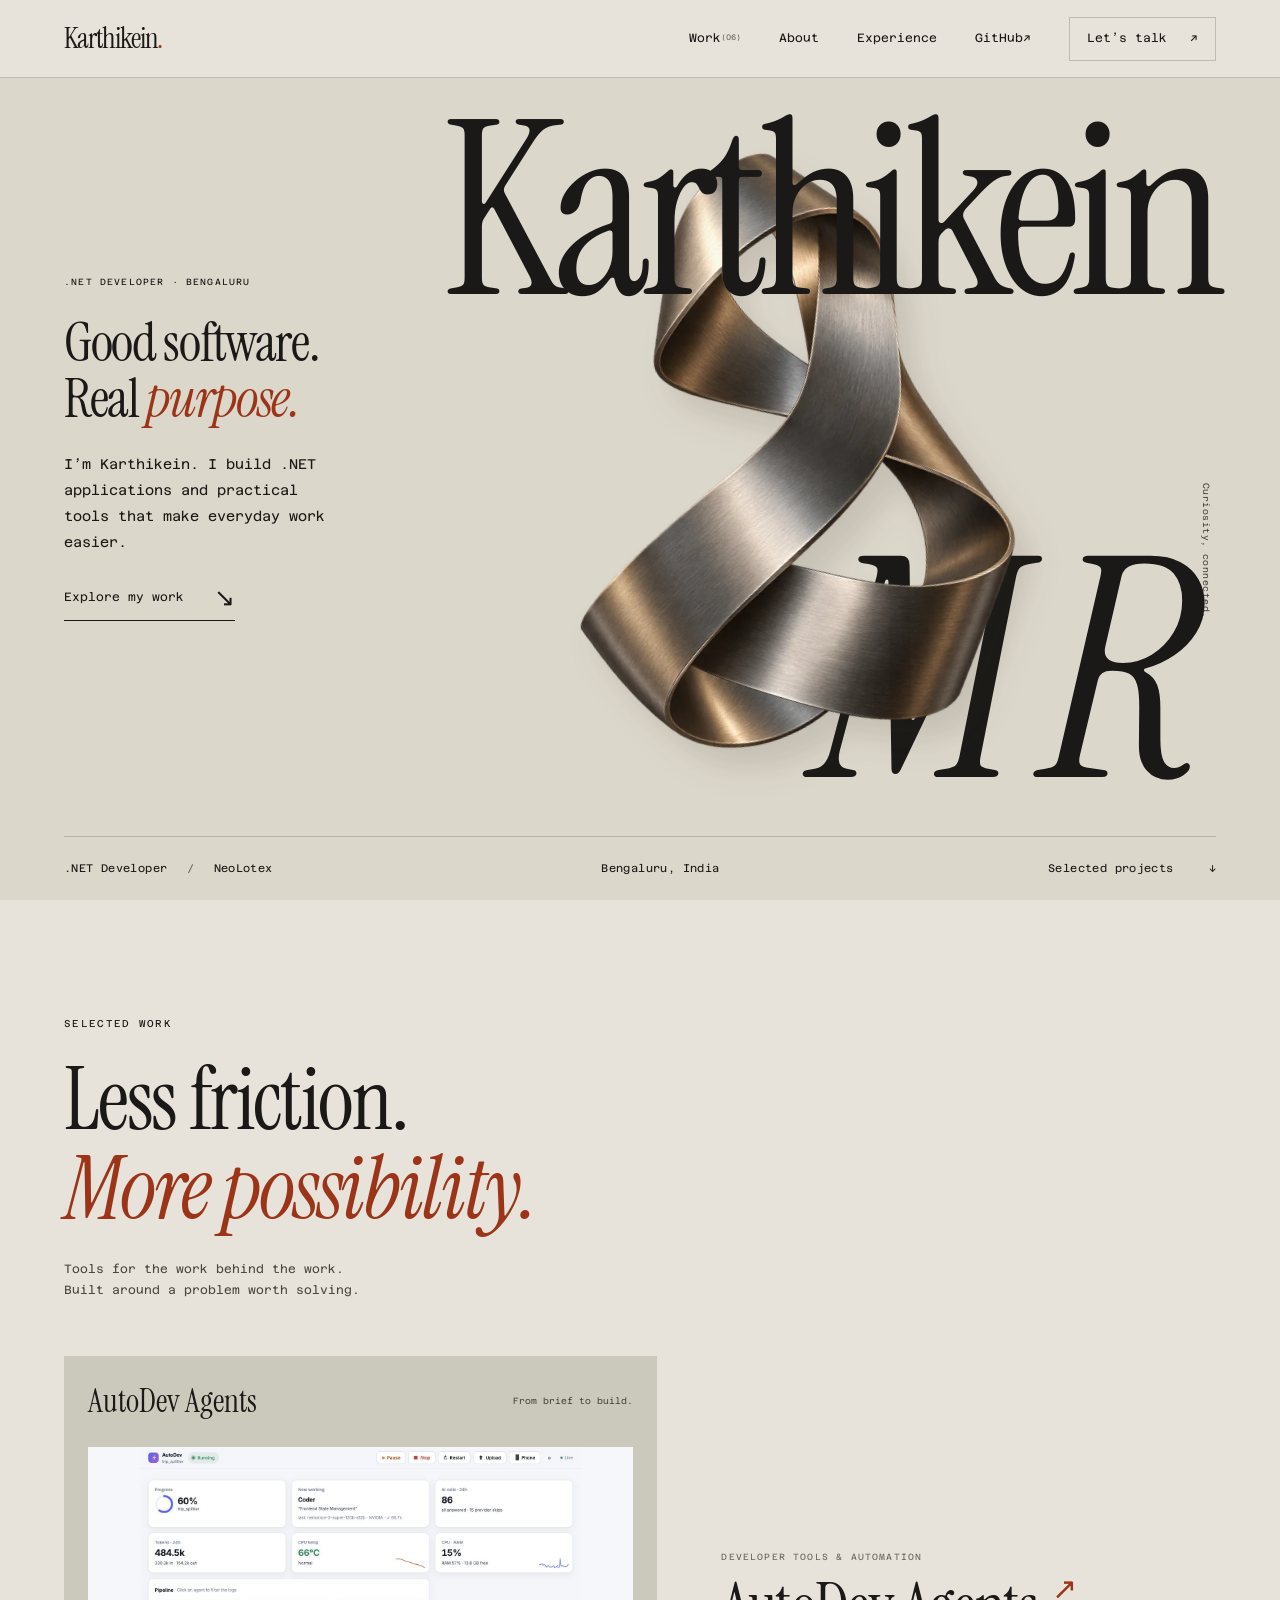
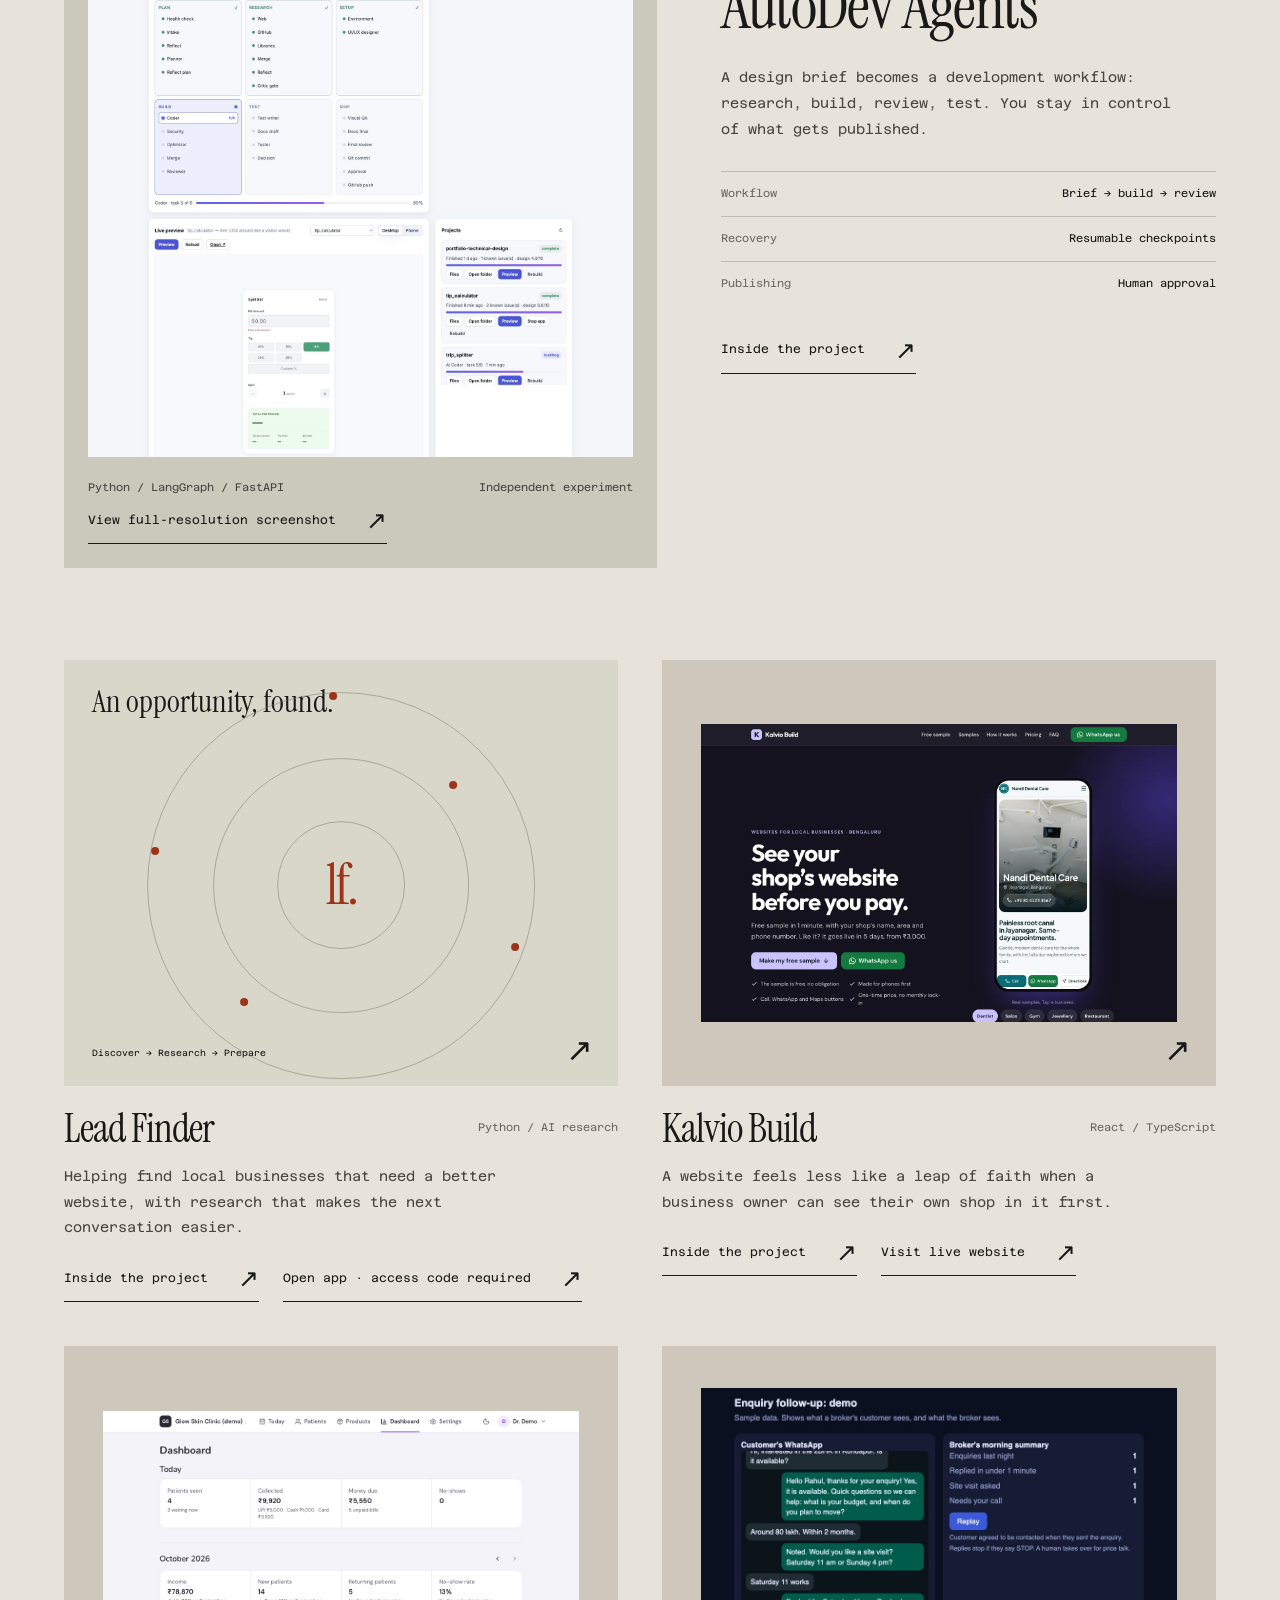
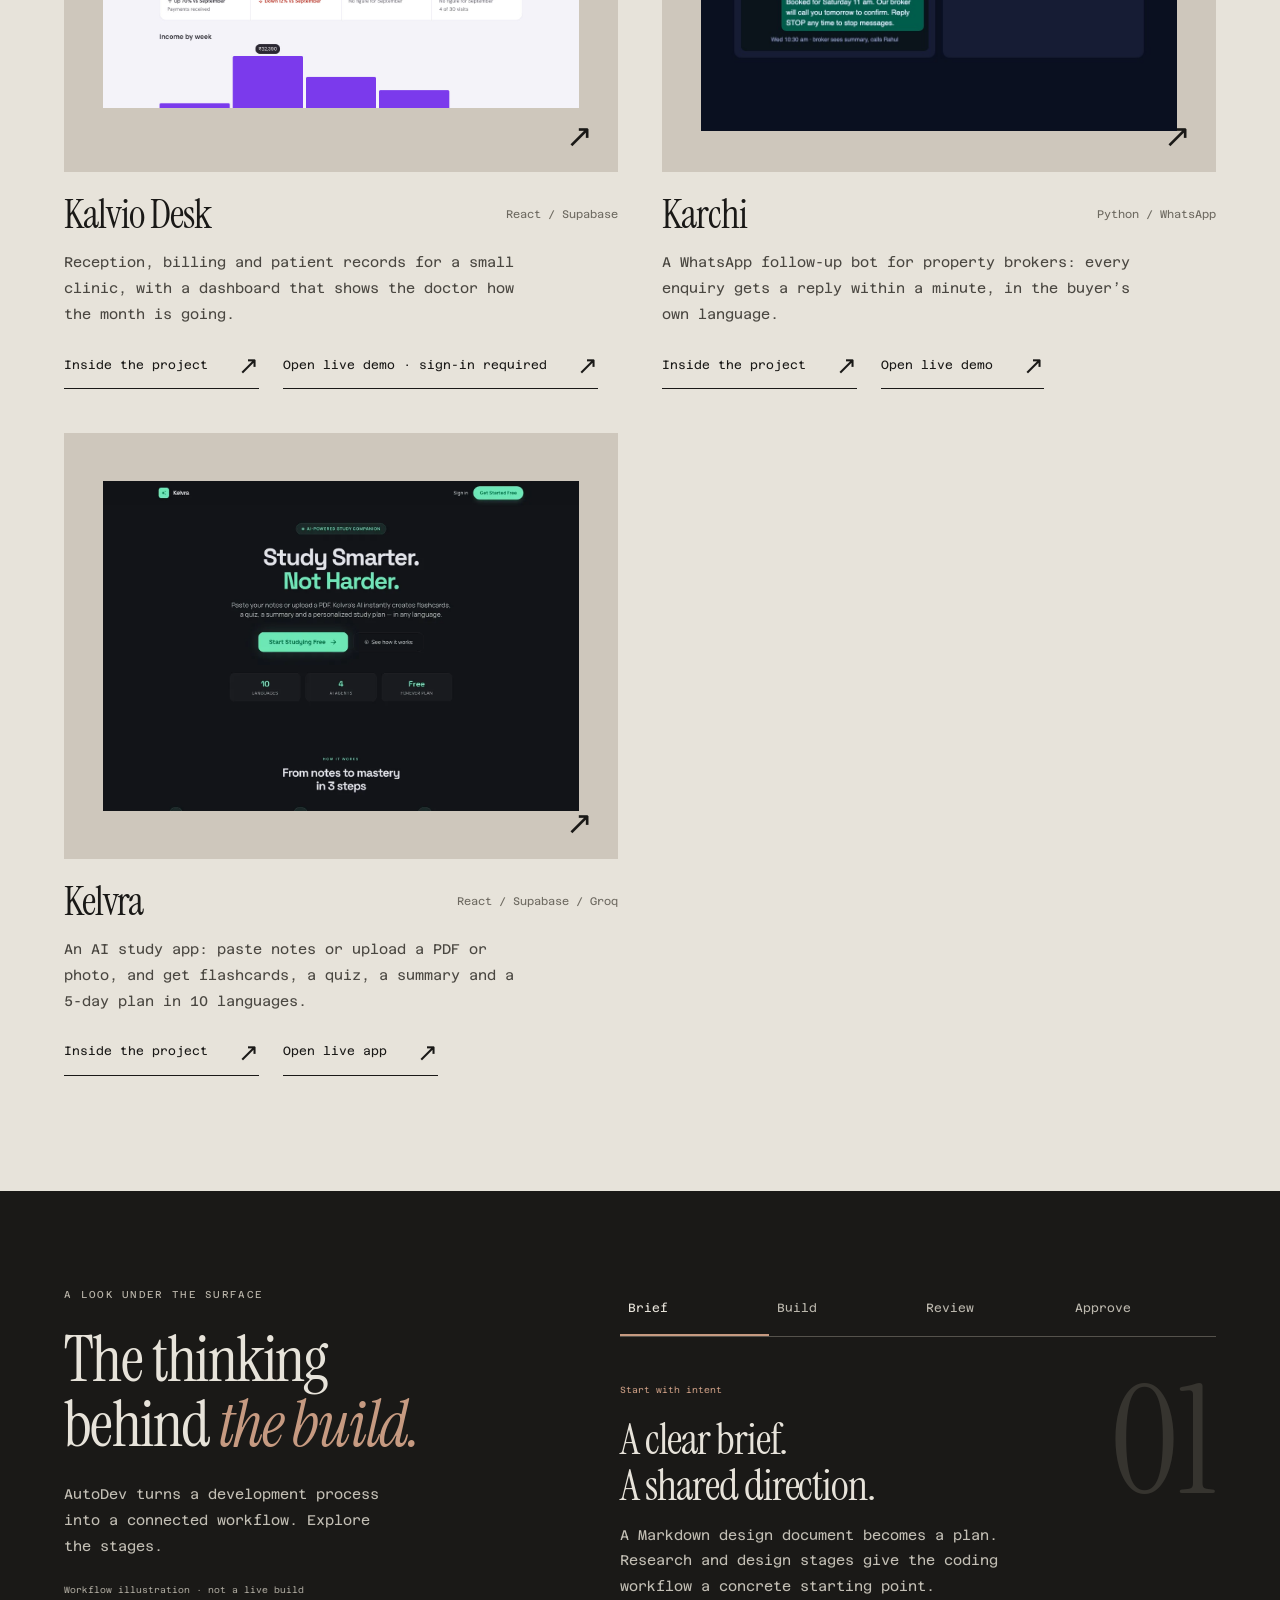
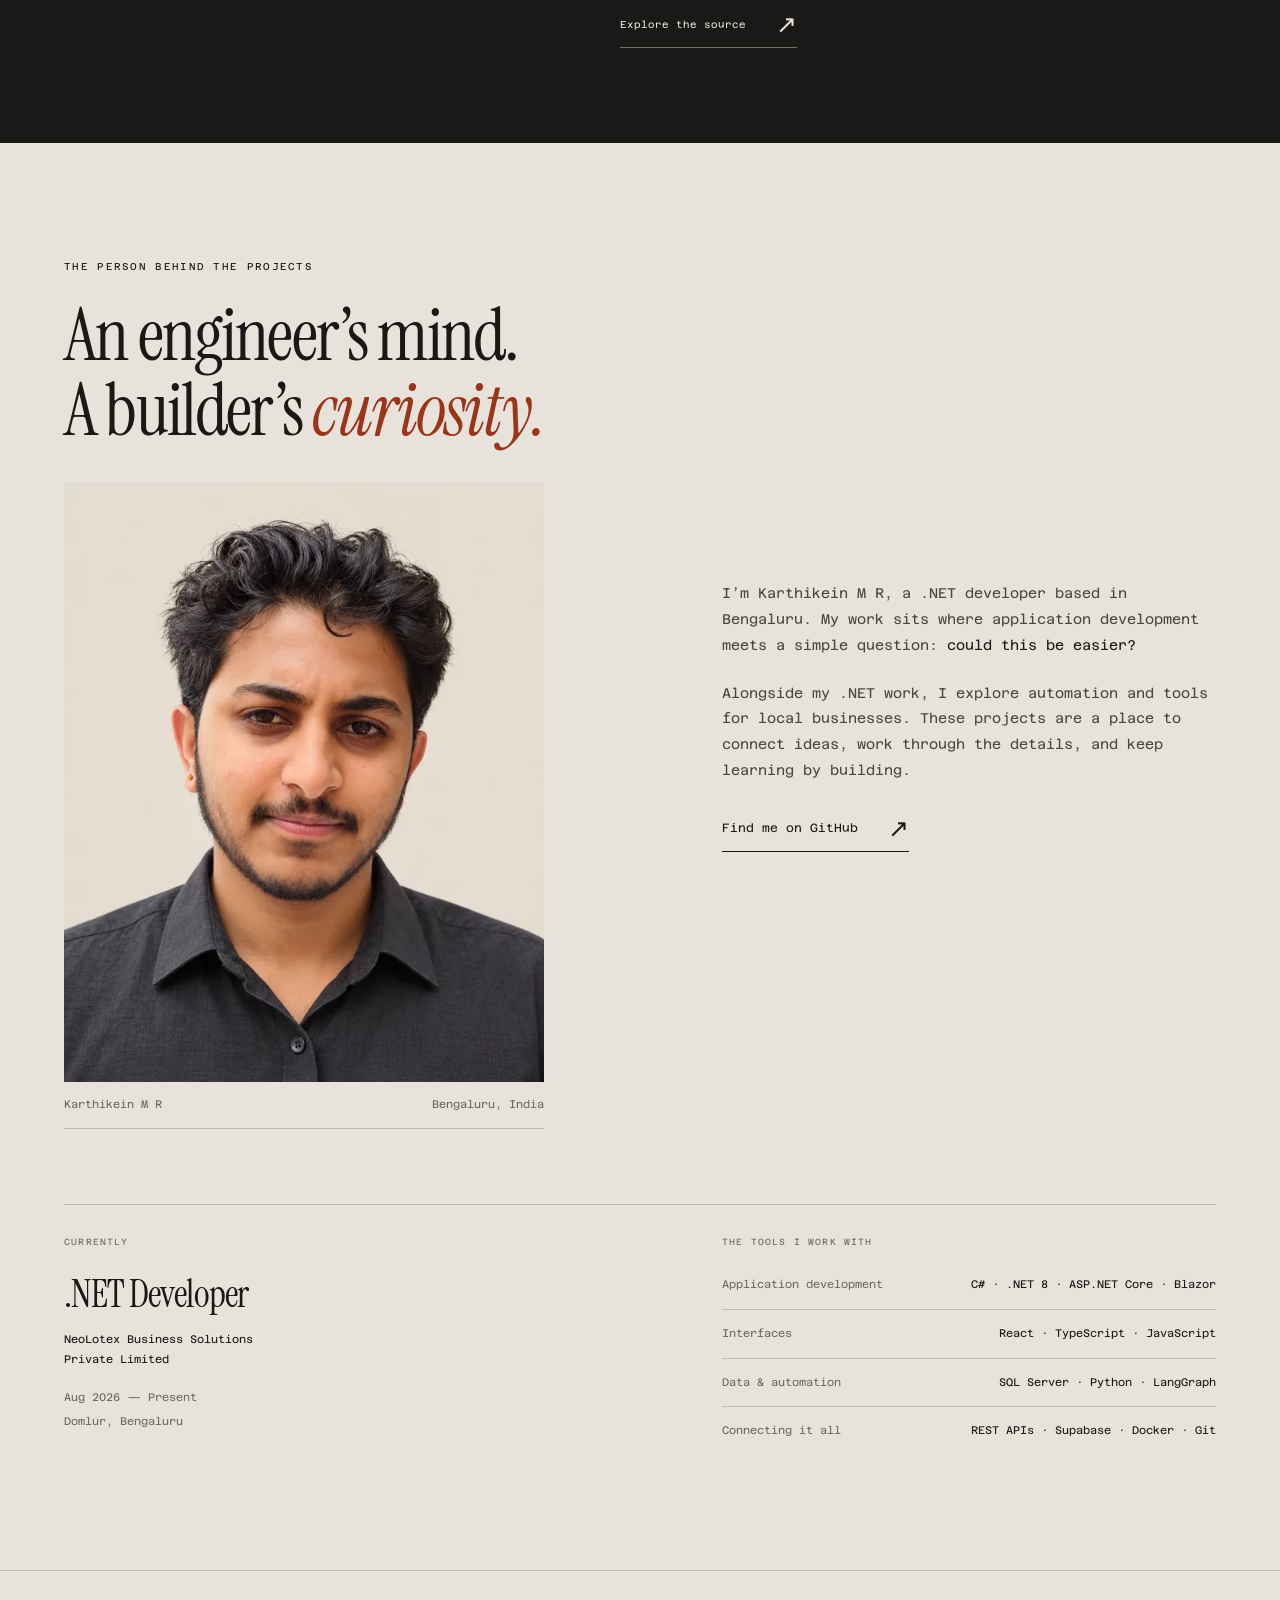
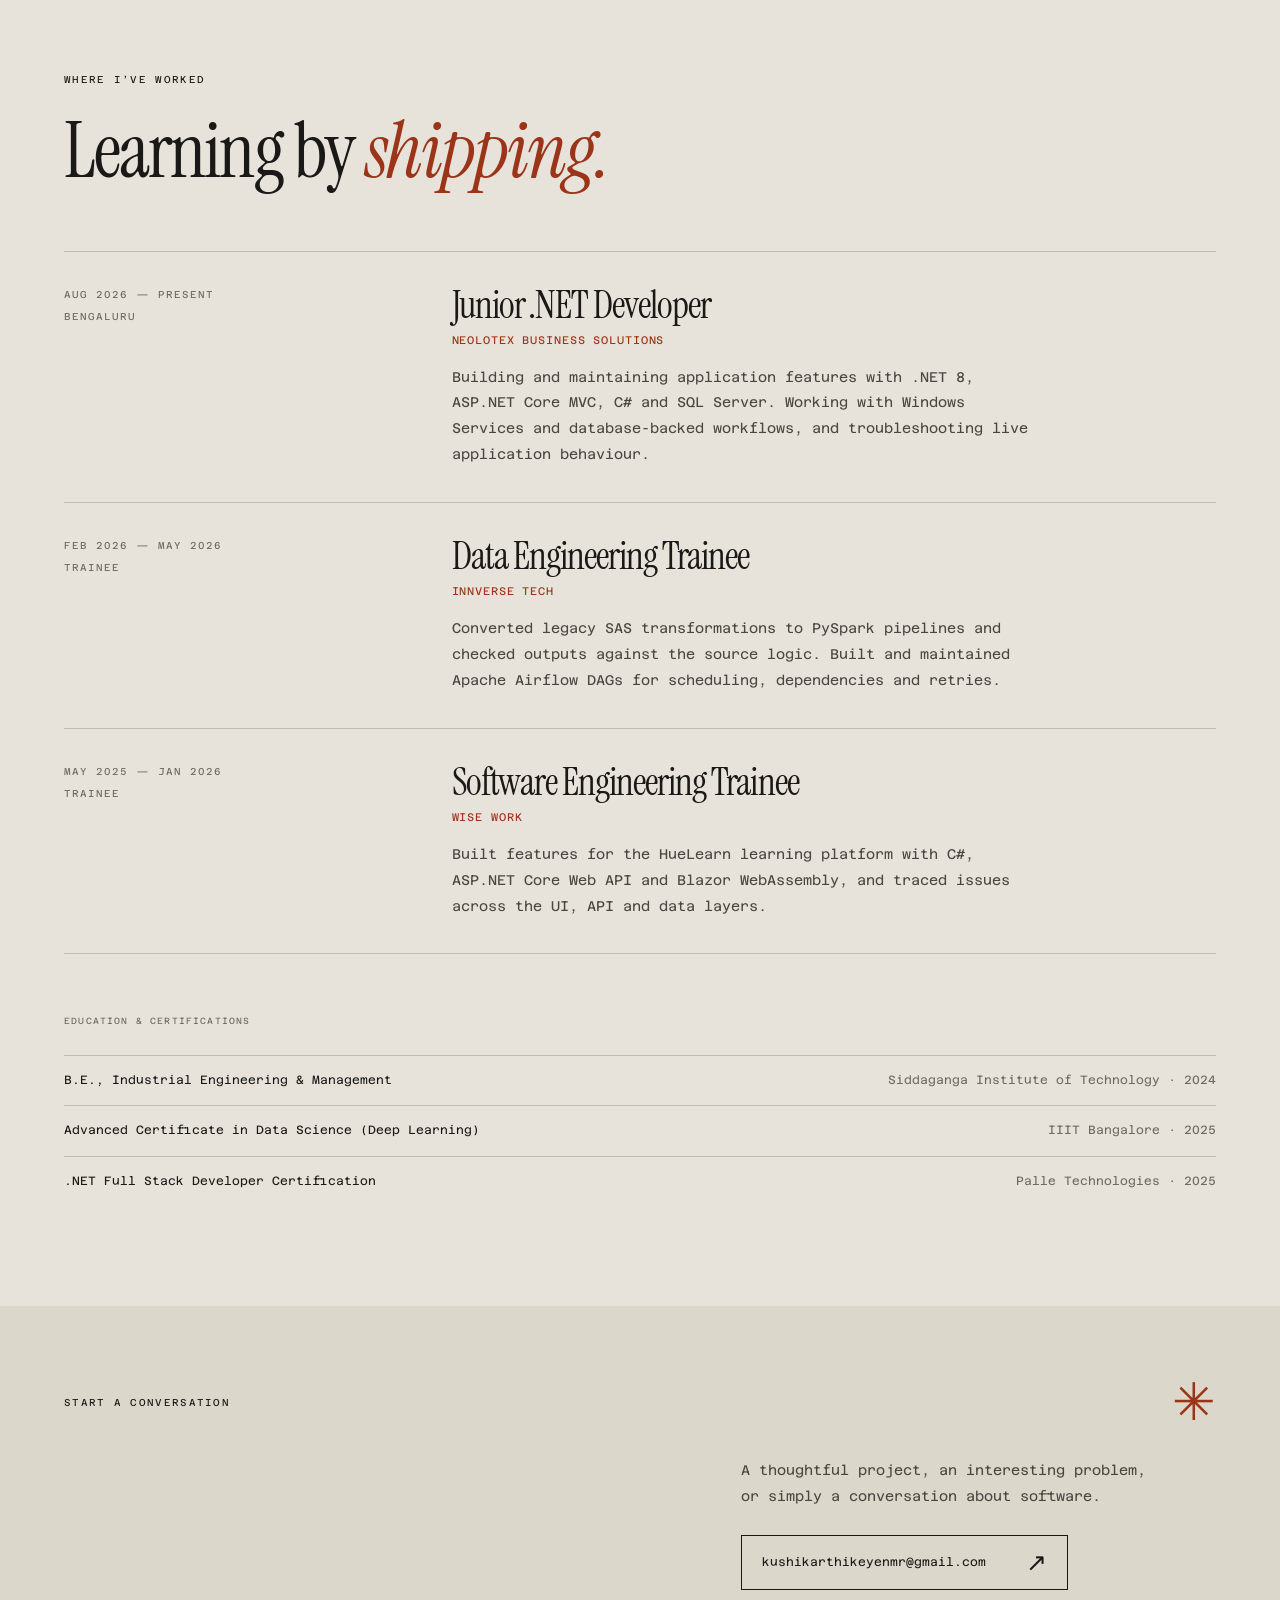
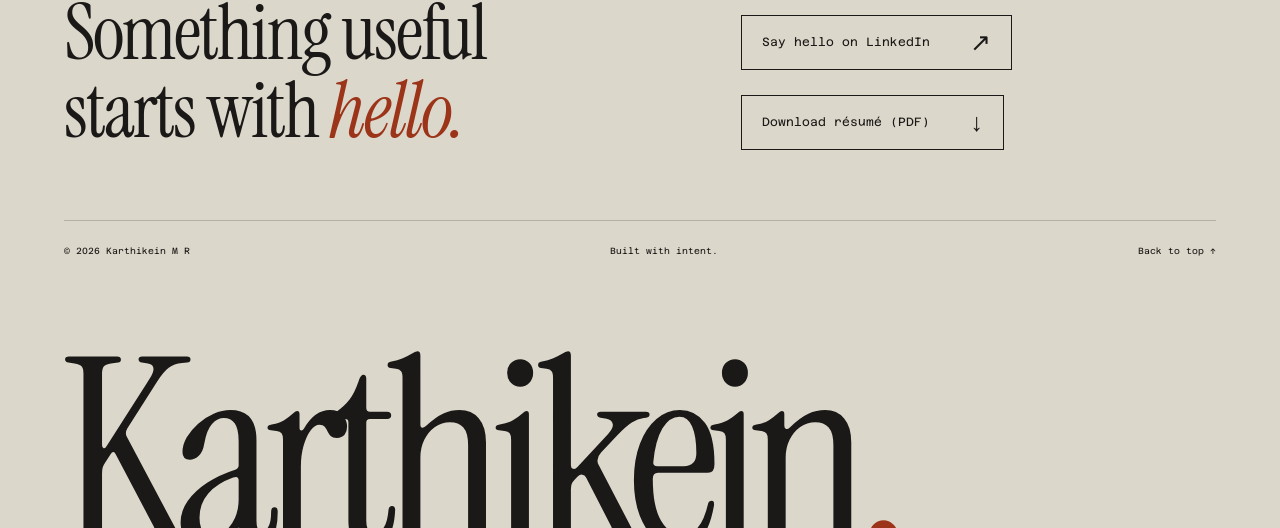
<file: index.html>
<!doctype html>
<html lang="en">
<head>
  <meta charset="utf-8">
  <meta name="viewport" content="width=device-width, initial-scale=1">
  <meta name="theme-color" content="#e7e3da">
  <meta name="description" content="Karthikein M R — .NET developer in Bengaluru working with C#, ASP.NET Core and SQL Server, and building AI apps and agent workflows with Python, LangGraph and React.">
  <title>Karthikein — Software with purpose</title>
  <link rel="canonical" href="https://karthikkushi.github.io/">
  <meta property="og:type" content="website">
  <meta property="og:title" content="Karthikein M R — Software with purpose">
  <meta property="og:description" content="Practical software, from AI development workflows to tools for local businesses.">
  <meta property="og:url" content="https://karthikkushi.github.io/">
  <meta property="og:image" content="https://karthikkushi.github.io/assets/og.png">
  <meta name="twitter:card" content="summary_large_image">
  <link rel="icon" href="data:image/svg+xml,%3Csvg xmlns='http://www.w3.org/2000/svg' viewBox='0 0 48 48'%3E%3Crect width='48' height='48' fill='%23e7e3da'/%3E%3Ctext x='8' y='36' font-family='Georgia' font-size='40' fill='%239b3418'%3Ek%3C/text%3E%3C/svg%3E">
  <link rel="preload" href="assets/serif.ttf" as="font" type="font/ttf" crossorigin>
  <link rel="stylesheet" href="style.css?v=6">
  <script src="app.js" defer></script>
</head>
<body>
  <a class="skip-link" href="#main">Skip to content</a>
  <header class="header">
    <a class="brand" href="#home" aria-label="Karthikein, home">Karthikein<span>.</span></a>
    <nav aria-label="Main navigation">
      <a href="#work">Work <span class="nav-count">(06)</span></a>
      <a href="#about">About</a>
      <a href="#experience">Experience</a>
      <a class="nav-github" href="https://github.com/karthikkushi" target="_blank" rel="noopener noreferrer">GitHub <span aria-hidden="true">↗</span></a>
      <a class="contact-link" href="#contact">Let’s talk <span aria-hidden="true">↗</span></a>
    </nav>
  </header>
  <main id="main">
    <section class="hero" id="home" aria-labelledby="hero-name">
      <div class="hero-copy">
        <p class="eyebrow">.NET developer · Bengaluru</p>
        <h2>Good software.<br>Real <em>purpose.</em></h2>
        <p class="hero-description">I’m Karthikein. I build .NET applications and practical tools that make everyday work easier.</p>
        <a class="text-link" href="#work">Explore my work <span aria-hidden="true">↘</span></a>
      </div>
      <div class="hero-composition">
        <h1 id="hero-name" aria-label="Karthikein M R"><span class="name-upper" aria-hidden="true">Karthikein</span><span class="name-lower" aria-hidden="true">M R</span></h1>
        <img class="hero-sculpture" src="assets/sculpture.webp" alt="" fetchpriority="high" width="1100" height="1100">
        <span class="object-note" aria-hidden="true">Curiosity, connected.</span>
      </div>
      <div class="hero-foot">
        <p>.NET Developer <span class="separator">/</span> NeoLotex</p>
        <p>Bengaluru, India</p>
        <a href="#work">Selected projects <span aria-hidden="true">↓</span></a>
      </div>
    </section>

    <section class="work section-pad" id="work" aria-labelledby="work-title">
      <div class="section-intro">
        <p class="eyebrow">Selected work</p>
        <h2 id="work-title">Less friction.<br><em>More possibility.</em></h2>
        <p>Tools for the work behind the work.<br>Built around a problem worth solving.</p>
      </div>
      <article class="featured-project">
        <div class="featured-visual">
          <div class="project-visual-heading"><span>AutoDev Agents</span><span>From brief to build.</span></div>
          <button class="screenshot-button" data-project="autodev" aria-label="Read the AutoDev Agents case study">
            <img src="assets/autodev-live-dashboard.jpg" alt="AutoDev live dashboard showing an active build, pipeline stages, system metrics, project list, and working app preview" width="1280" height="1770" loading="lazy">
          </button>
          <div class="visual-foot"><span>Python / LangGraph / FastAPI</span><span>Independent experiment</span></div>
          <a class="text-link" href="assets/autodev-live-dashboard.jpg" target="_blank" rel="noopener noreferrer">View full-resolution screenshot <span aria-hidden="true">↗</span></a>
        </div>
        <div class="featured-description">
          <div><p class="project-kind">Developer tools & automation</p><h3>AutoDev Agents<span class="title-mark">↗</span></h3></div>
          <div><p>A design brief becomes a development workflow: research, build, review, test. You stay in control of what gets published.</p><dl class="project-facts"><div><dt>Workflow</dt><dd>Brief → build → review</dd></div><div><dt>Recovery</dt><dd>Resumable checkpoints</dd></div><div><dt>Publishing</dt><dd>Human approval</dd></div></dl><button class="text-link" data-project="autodev">Inside the project <span aria-hidden="true">↗</span></button></div>
        </div>
      </article>

      <div class="other-projects">
        <article class="compact-project lead-project">
          <button class="lead-art" data-project="leadfinder" aria-label="Read the Lead Finder case study">
            <span class="lead-art-label">An opportunity, found.</span>
            <span class="lead-orbits" aria-hidden="true"><i></i><i></i><i></i><b class="lead-point p1"></b><b class="lead-point p2"></b><b class="lead-point p3"></b><b class="lead-point p4"></b><b class="lead-point p5"></b><span class="lead-center">lf.</span></span>
            <span class="lead-caption">Discover → Research → Prepare</span>
            <span class="corner-arrow" aria-hidden="true">↗</span>
          </button>
          <div class="project-heading"><h3>Lead Finder</h3><span>Python / AI research</span></div>
          <p>Helping find local businesses that need a better website, with research that makes the next conversation easier.</p>
          <div class="project-actions"><button class="text-link" data-project="leadfinder">Inside the project <span aria-hidden="true">↗</span></button><a class="text-link" href="https://karthikkushi.github.io/leadfinder/" target="_blank" rel="noopener noreferrer">Open app · access code required <span aria-hidden="true">↗</span></a></div>
        </article>
        <article class="compact-project kalvio-project">
          <button class="kalvio-art" data-project="kalvio" aria-label="Read the Kalvio Build case study">
            <img src="assets/kalvio.webp" alt="Kalvio Build website offering personalized website samples for local businesses" width="1440" height="900" loading="lazy">
            <span class="corner-arrow" aria-hidden="true">↗</span>
          </button>
          <div class="project-heading"><h3>Kalvio Build</h3><span>React / TypeScript</span></div>
          <p>A website feels less like a leap of faith when a business owner can see their own shop in it first.</p>
          <div class="project-actions"><button class="text-link" data-project="kalvio">Inside the project <span aria-hidden="true">↗</span></button><a class="text-link" href="https://kalvio-build.pages.dev/" target="_blank" rel="noopener noreferrer">Visit live website <span aria-hidden="true">↗</span></a></div>
        </article>
        <article class="compact-project">
          <button class="kalvio-art" data-project="desk" aria-label="Read the Kalvio Desk case study">
            <img src="assets/kalvio-desk.jpg" alt="Kalvio Desk dashboard for a demo clinic: money collected today, money due, monthly income and new patients" width="1280" height="800" loading="lazy">
            <span class="corner-arrow" aria-hidden="true">↗</span>
          </button>
          <div class="project-heading"><h3>Kalvio Desk</h3><span>React / Supabase</span></div>
          <p>Reception, billing and patient records for a small clinic, with a dashboard that shows the doctor how the month is going.</p>
          <div class="project-actions"><button class="text-link" data-project="desk">Inside the project <span aria-hidden="true">↗</span></button><a class="text-link" href="https://kalvio-desk.pages.dev/" target="_blank" rel="noopener noreferrer">Open live demo · sign-in required <span aria-hidden="true">↗</span></a></div>
        </article>
        <article class="compact-project">
          <button class="kalvio-art" data-project="karchi" aria-label="Read the Karchi case study">
            <img src="assets/karchi-demo.jpg" alt="Karchi demo: a buyer's WhatsApp chat answered within a minute, and the broker's morning summary" width="1000" height="720" loading="lazy">
            <span class="corner-arrow" aria-hidden="true">↗</span>
          </button>
          <div class="project-heading"><h3>Karchi</h3><span>Python / WhatsApp</span></div>
          <p>A WhatsApp follow-up bot for property brokers: every enquiry gets a reply within a minute, in the buyer’s own language.</p>
          <div class="project-actions"><button class="text-link" data-project="karchi">Inside the project <span aria-hidden="true">↗</span></button><a class="text-link" href="https://karchi-ten.vercel.app/demo/" target="_blank" rel="noopener noreferrer">Open live demo <span aria-hidden="true">↗</span></a></div>
        </article>
        <article class="compact-project">
          <button class="kalvio-art" data-project="kelvra" aria-label="Read the Kelvra case study">
            <img src="assets/kelvra.webp" alt="Kelvra landing page: Study smarter, not harder, with flashcards, quizzes and study plans made from your own notes" width="1280" height="889" loading="lazy">
            <span class="corner-arrow" aria-hidden="true">↗</span>
          </button>
          <div class="project-heading"><h3>Kelvra</h3><span>React / Supabase / Groq</span></div>
          <p>An AI study app: paste notes or upload a PDF or photo, and get flashcards, a quiz, a summary and a 5-day plan in 10 languages.</p>
          <div class="project-actions"><button class="text-link" data-project="kelvra">Inside the project <span aria-hidden="true">↗</span></button><a class="text-link" href="https://kelvra.vercel.app/" target="_blank" rel="noopener noreferrer">Open live app <span aria-hidden="true">↗</span></a></div>
        </article>
      </div>
    </section>

    <section class="process section-pad" aria-labelledby="process-title">
      <div class="process-intro"><p class="eyebrow">A look under the surface</p><h2 id="process-title">The thinking<br>behind <em>the build.</em></h2><p>AutoDev turns a development process into a connected workflow. Explore the stages.</p><span class="small-note">Workflow illustration · not a live build</span></div>
      <div class="process-explorer">
        <div class="process-tabs" role="tablist" aria-label="AutoDev workflow stages">
          <button id="tab-brief" role="tab" aria-selected="true" aria-controls="stage-panel" data-stage="brief">Brief</button>
          <button id="tab-build" role="tab" aria-selected="false" aria-controls="stage-panel" tabindex="-1" data-stage="build">Build</button>
          <button id="tab-review" role="tab" aria-selected="false" aria-controls="stage-panel" tabindex="-1" data-stage="review">Review</button>
          <button id="tab-approve" role="tab" aria-selected="false" aria-controls="stage-panel" tabindex="-1" data-stage="approve">Approve</button>
        </div>
        <div class="stage-panel" id="stage-panel" role="tabpanel" aria-labelledby="tab-brief" tabindex="0">
          <span class="stage-number" aria-hidden="true">01</span>
          <div class="stage-content"><span class="stage-label">Start with intent</span><h3>A clear brief.<br>A shared direction.</h3><p>A Markdown design document becomes a plan. Research and design stages give the coding workflow a concrete starting point.</p></div>
        </div>
        <a class="text-link" href="https://github.com/karthikkushi/autodev-agents" target="_blank" rel="noopener noreferrer">Explore the source <span aria-hidden="true">↗</span></a>
      </div>
    </section>

    <section class="about section-pad" id="about" aria-labelledby="about-title">
      <p class="eyebrow">The person behind the projects</p>
      <div class="about-grid"><div class="about-story"><h2 id="about-title">An engineer’s mind.<br>A builder’s <em>curiosity.</em></h2><figure class="about-portrait"><img src="assets/karthikein-selected.webp" alt="AI-edited portrait of Karthikein M R in a charcoal shirt with a short beard" width="600" height="750" loading="lazy"><figcaption><span>Karthikein M R</span><span>Bengaluru, India</span></figcaption></figure></div><div class="about-copy"><p>I’m Karthikein M R, a .NET developer based in Bengaluru. My work sits where application development meets a simple question: <em>could this be easier?</em></p><p>Alongside my .NET work, I explore automation and tools for local businesses. These projects are a place to connect ideas, work through the details, and keep learning by building.</p><a class="text-link" href="https://github.com/karthikkushi" target="_blank" rel="noopener noreferrer">Find me on GitHub <span aria-hidden="true">↗</span></a></div></div>
      <div class="about-data"><div class="current-role"><span class="data-label">Currently</span><h3>.NET Developer</h3><p>NeoLotex Business Solutions<br>Private Limited</p><span class="small-note">Aug 2026 — Present<br>Domlur, Bengaluru</span></div><div class="toolbox"><span class="data-label">The tools I work with</span><dl><div><dt>Application development</dt><dd>C# · .NET 8 · ASP.NET Core · Blazor</dd></div><div><dt>Interfaces</dt><dd>React · TypeScript · JavaScript</dd></div><div><dt>Data & automation</dt><dd>SQL Server · Python · LangGraph</dd></div><div><dt>Connecting it all</dt><dd>REST APIs · Supabase · Docker · Git</dd></div></dl></div></div>
    </section>

    <section class="experience section-pad" id="experience" aria-labelledby="experience-title">
      <p class="eyebrow">Where I’ve worked</p>
      <h2 id="experience-title">Learning by <em>shipping.</em></h2>
      <ol class="timeline">
        <li><div class="timeline-meta"><span>Aug 2026 — Present</span><span>Bengaluru</span></div><div><h3>Junior .NET Developer</h3><p class="timeline-org">NeoLotex Business Solutions</p><p>Building and maintaining application features with .NET 8, ASP.NET Core MVC, C# and SQL Server. Working with Windows Services and database-backed workflows, and troubleshooting live application behaviour.</p></div></li>
        <li><div class="timeline-meta"><span>Feb 2026 — May 2026</span><span>Trainee</span></div><div><h3>Data Engineering Trainee</h3><p class="timeline-org">Innverse Tech</p><p>Converted legacy SAS transformations to PySpark pipelines and checked outputs against the source logic. Built and maintained Apache Airflow DAGs for scheduling, dependencies and retries.</p></div></li>
        <li><div class="timeline-meta"><span>May 2025 — Jan 2026</span><span>Trainee</span></div><div><h3>Software Engineering Trainee</h3><p class="timeline-org">Wise Work</p><p>Built features for the HueLearn learning platform with C#, ASP.NET Core Web API and Blazor WebAssembly, and traced issues across the UI, API and data layers.</p></div></li>
      </ol>
      <div class="education"><span class="data-label">Education & certifications</span><dl><div><dt>B.E., Industrial Engineering & Management</dt><dd>Siddaganga Institute of Technology · 2024</dd></div><div><dt>Advanced Certificate in Data Science (Deep Learning)</dt><dd>IIIT Bangalore · 2025</dd></div><div><dt>.NET Full Stack Developer Certification</dt><dd>Palle Technologies · 2025</dd></div></dl></div>
    </section>

    <section class="contact section-pad" id="contact" aria-labelledby="contact-title">
      <div class="contact-top"><p class="eyebrow">Start a conversation</p><span class="contact-asterisk" aria-hidden="true">✳</span></div>
      <div class="contact-content"><h2 id="contact-title">Something useful<br>starts with <em>hello.</em></h2><div><p>A thoughtful project, an interesting problem,<br>or simply a conversation about software.</p><div class="contact-actions"><a class="contact-cta" href="mailto:kushikarthikeyenmr@gmail.com">kushikarthikeyenmr@gmail.com <span aria-hidden="true">↗</span></a><a class="contact-cta" href="https://www.linkedin.com/in/karthikein-mr-49a50425b" target="_blank" rel="noopener noreferrer">Say hello on LinkedIn <span aria-hidden="true">↗</span></a><a class="contact-cta" href="assets/Karthikein-MR-Resume.pdf" download>Download résumé (PDF) <span aria-hidden="true">↓</span></a></div></div></div>
      <footer><span>© <span id="year">2026</span> Karthikein M R</span><span>Built with intent.</span><a href="#home">Back to top ↑</a></footer>
      <div class="closing-name" aria-hidden="true">Karthikein<span>.</span></div>
    </section>
  </main>
  <dialog id="project-dialog" aria-labelledby="dialog-title">
    <div class="dialog-head"><span class="eyebrow">Project notes</span><button class="close-dialog" aria-label="Close project notes">Close <span aria-hidden="true">×</span></button></div>
    <div class="dialog-body"><p class="project-kind" id="dialog-kind"></p><h2 id="dialog-title"></h2><p class="dialog-intro" id="dialog-intro"></p><div class="dialog-sections" id="dialog-sections"></div><a class="contact-cta" id="dialog-source" target="_blank" rel="noopener noreferrer"><span id="dialog-source-label">Explore the repository</span> <span aria-hidden="true">↗</span></a></div>
  </dialog>
</body>
</html>
</file>
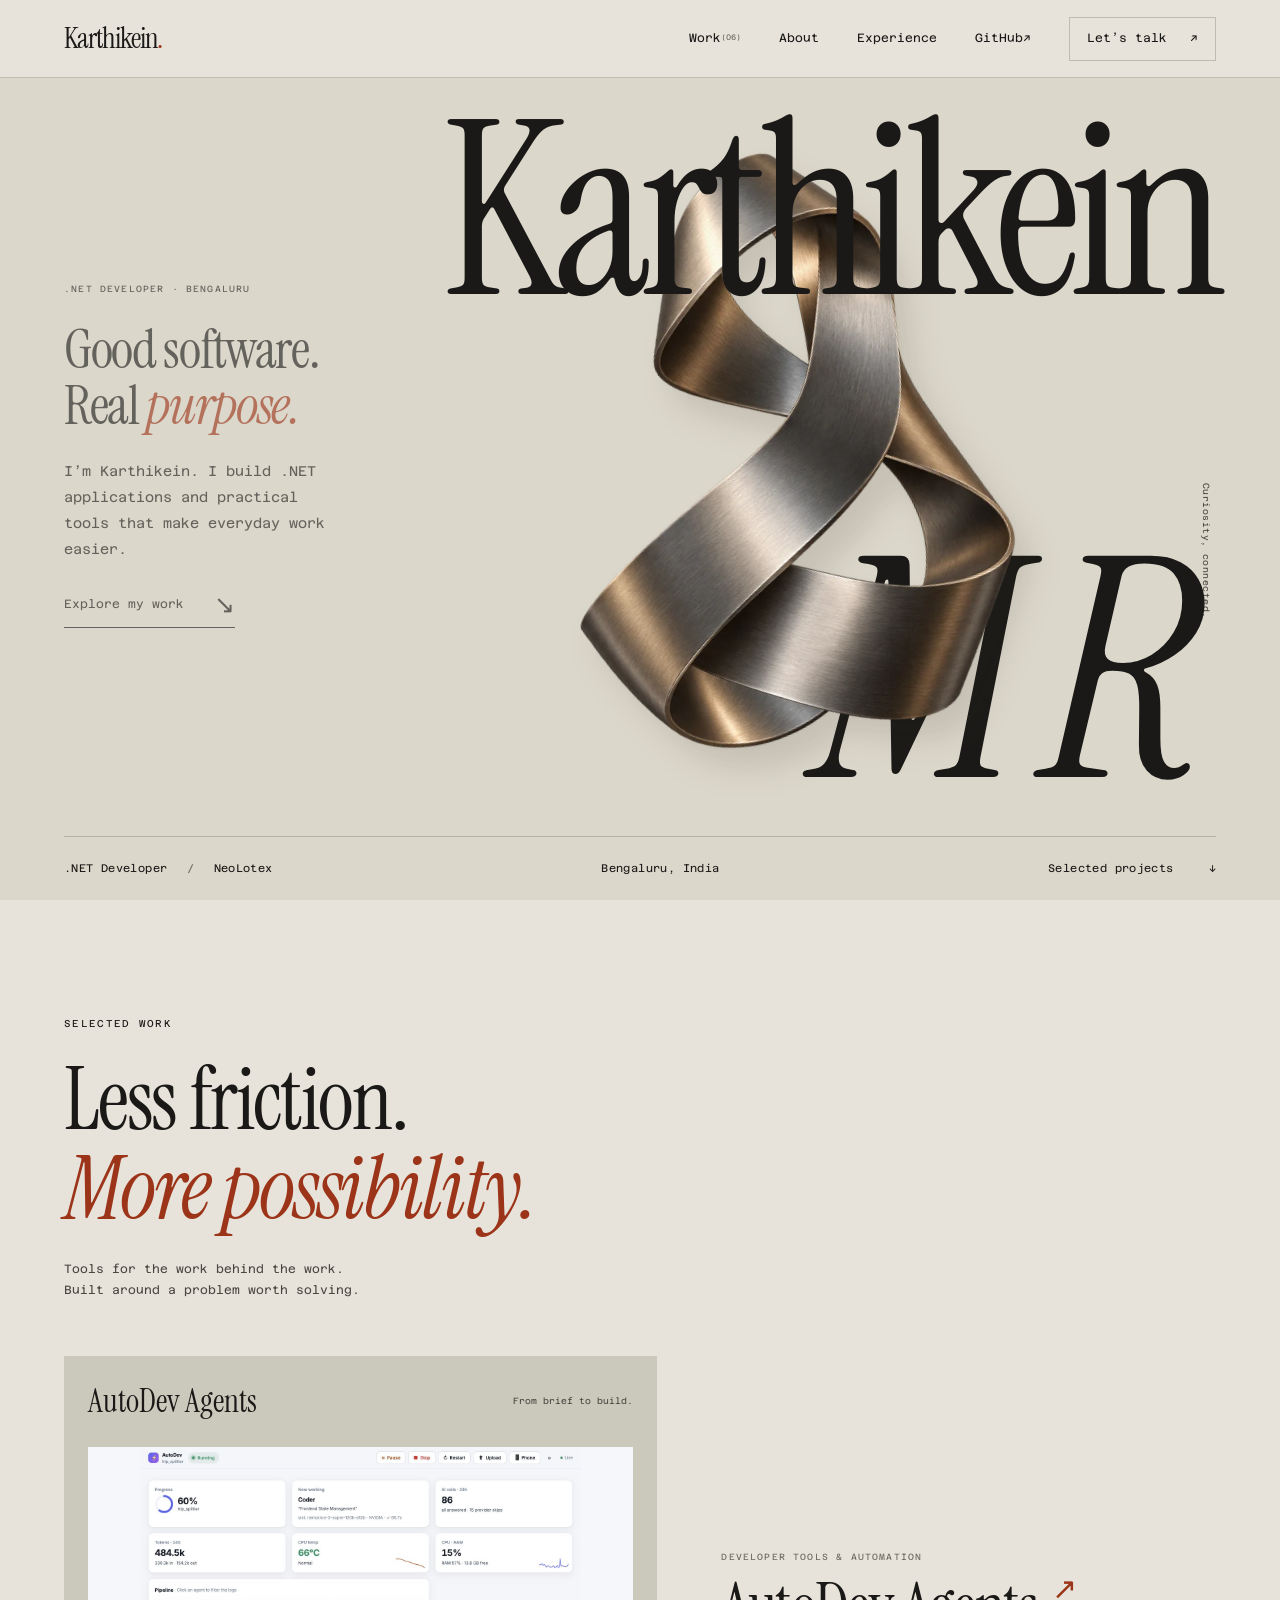
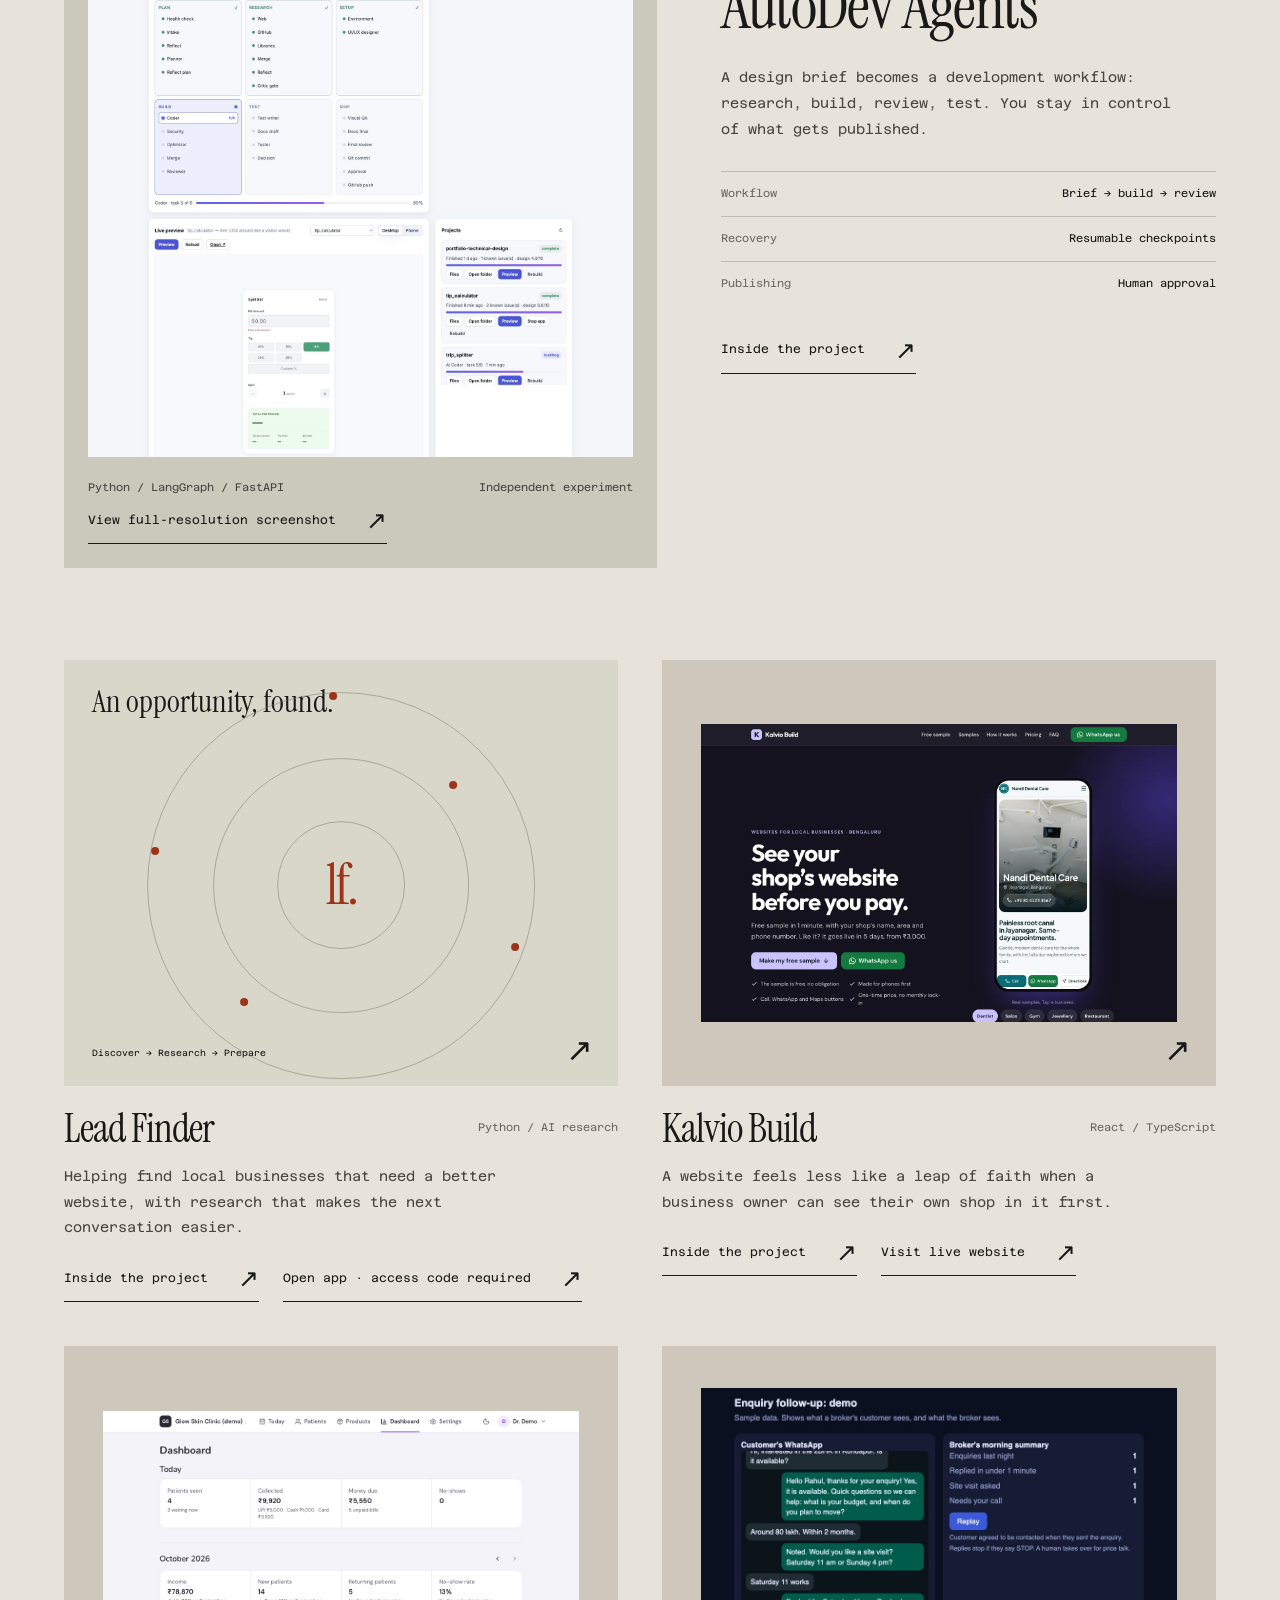
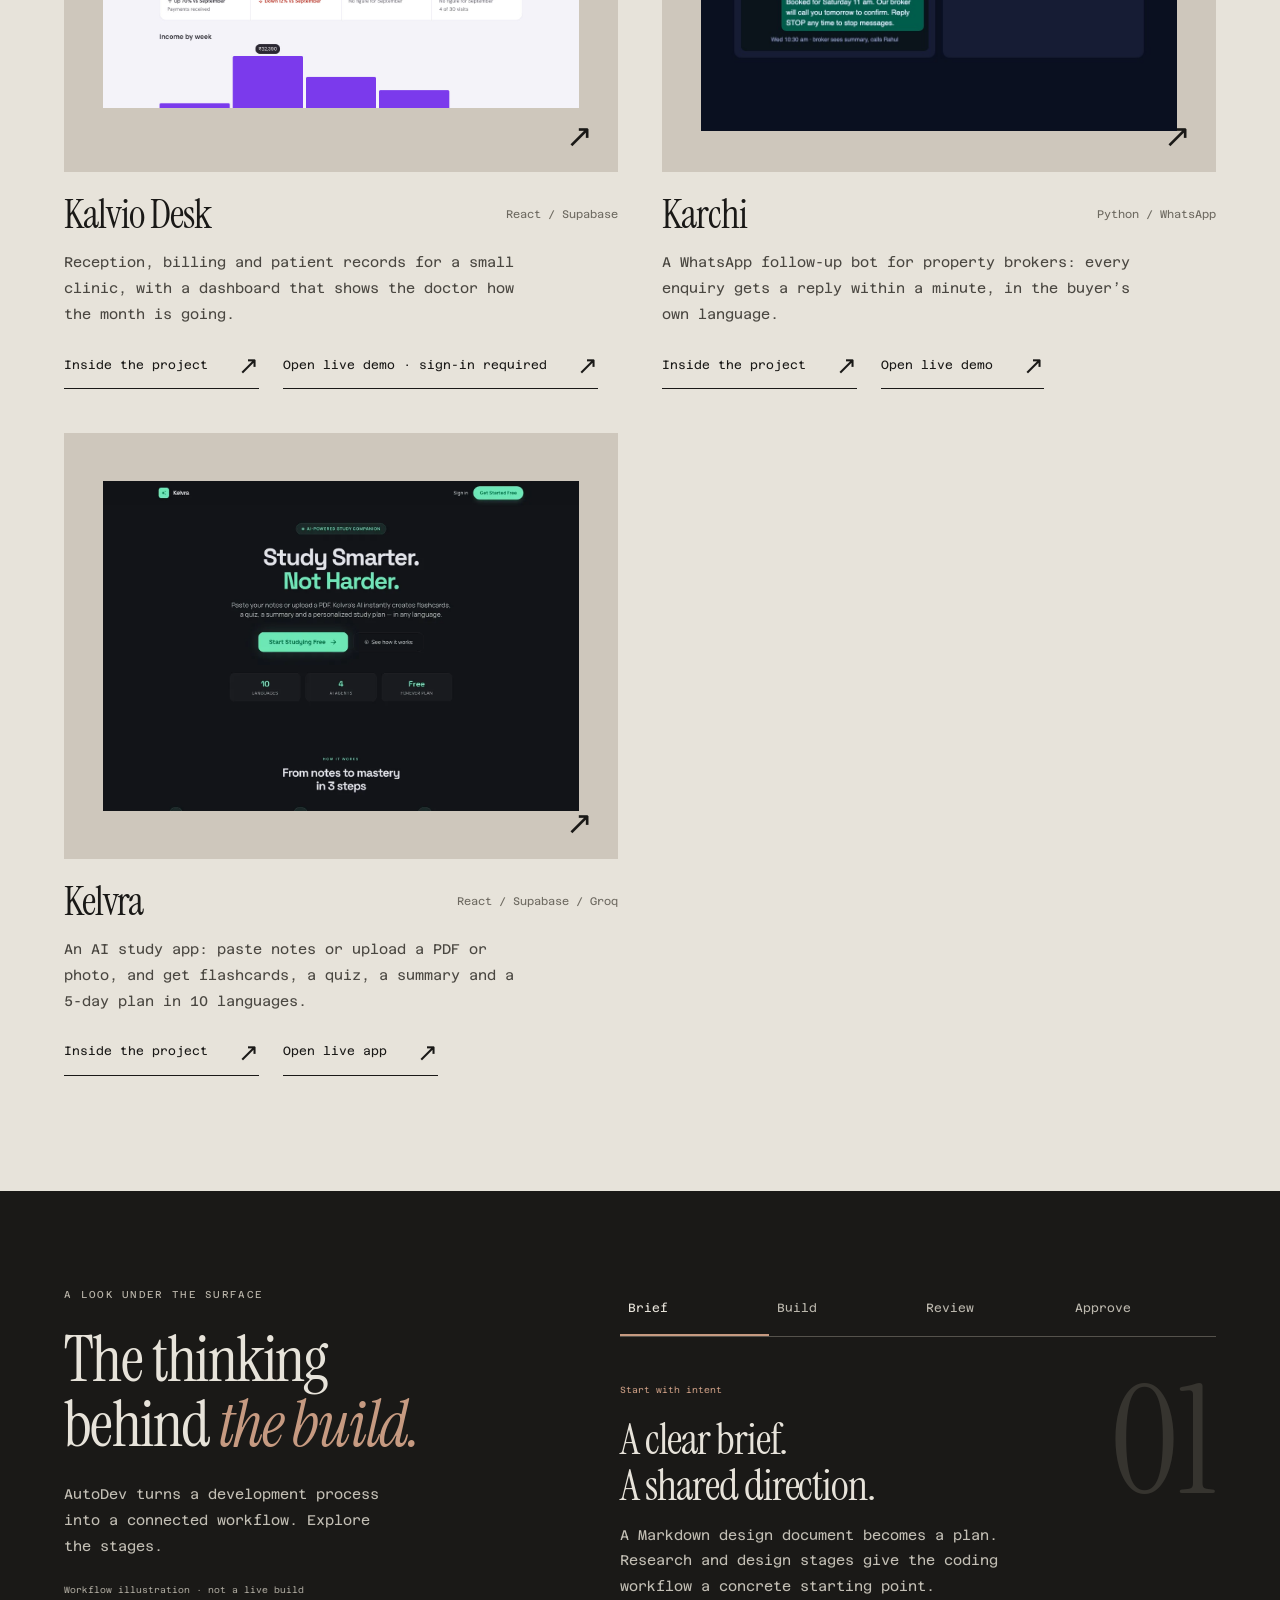
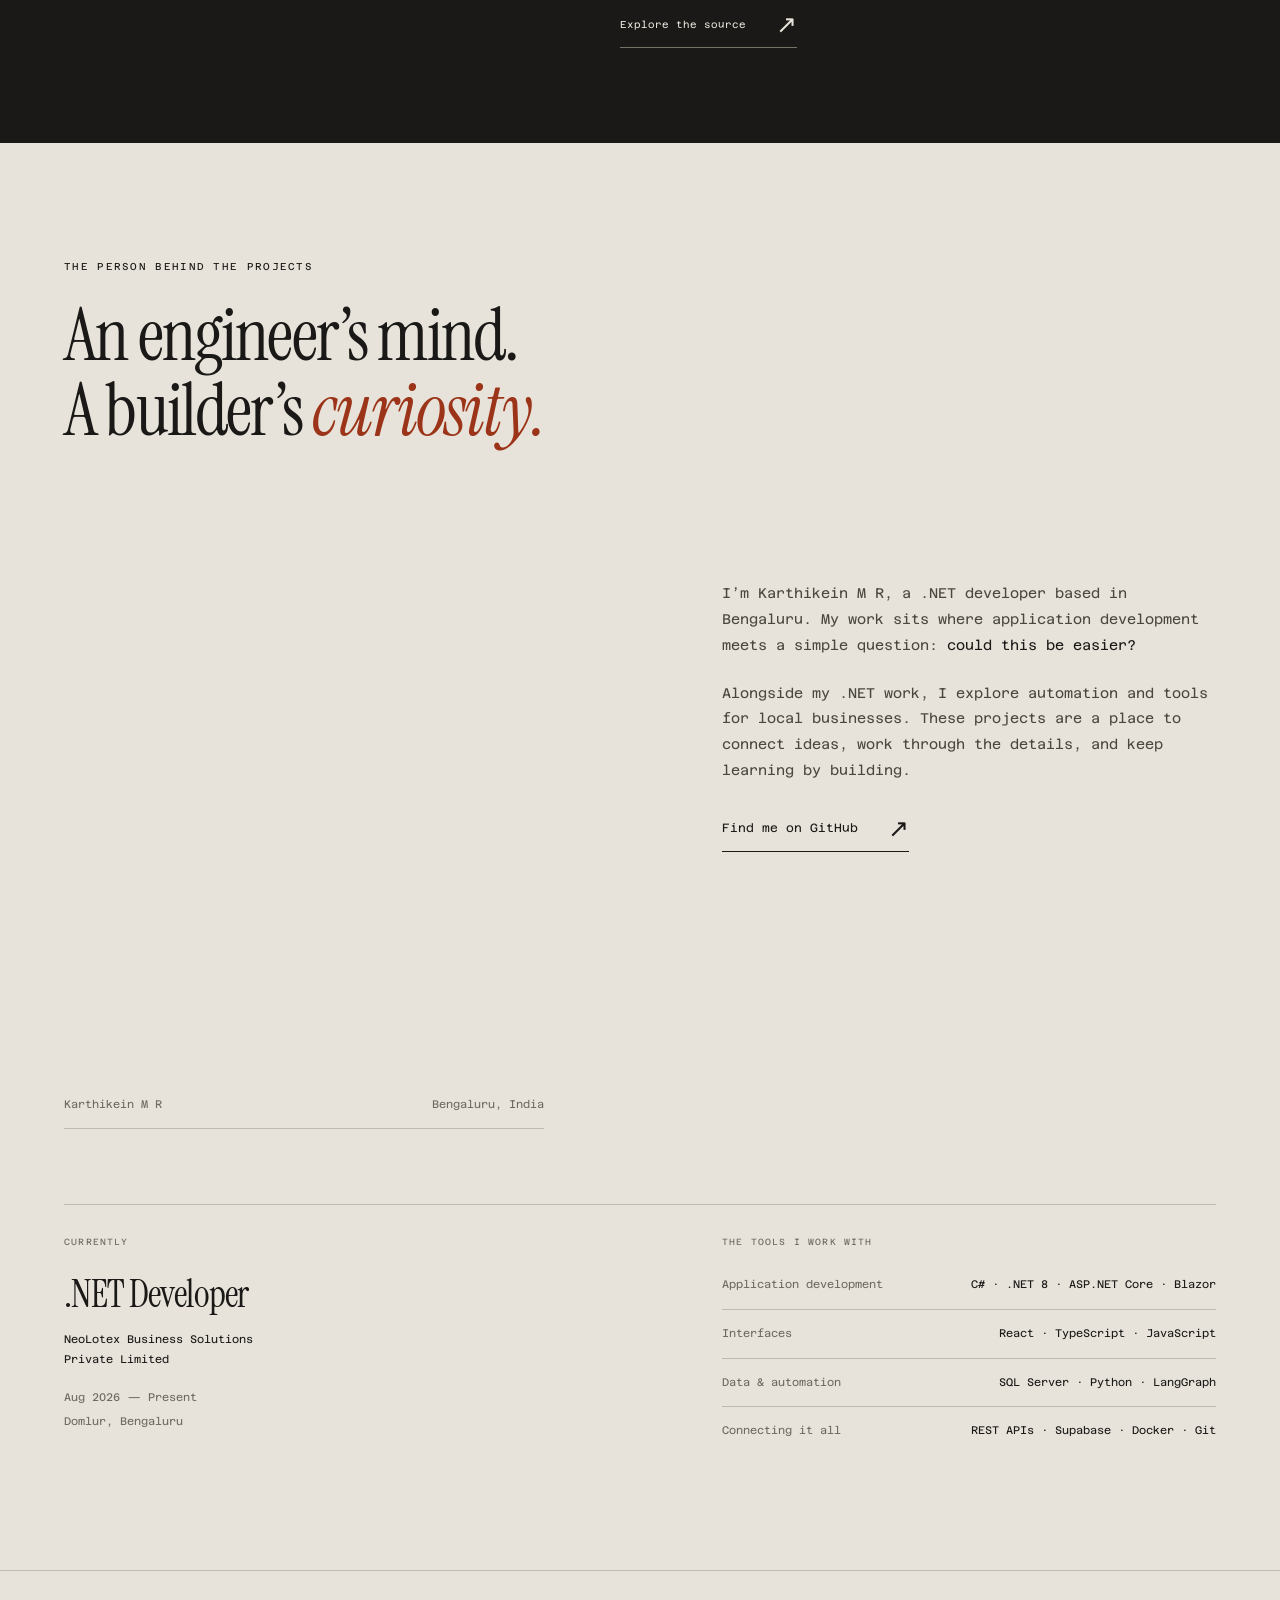
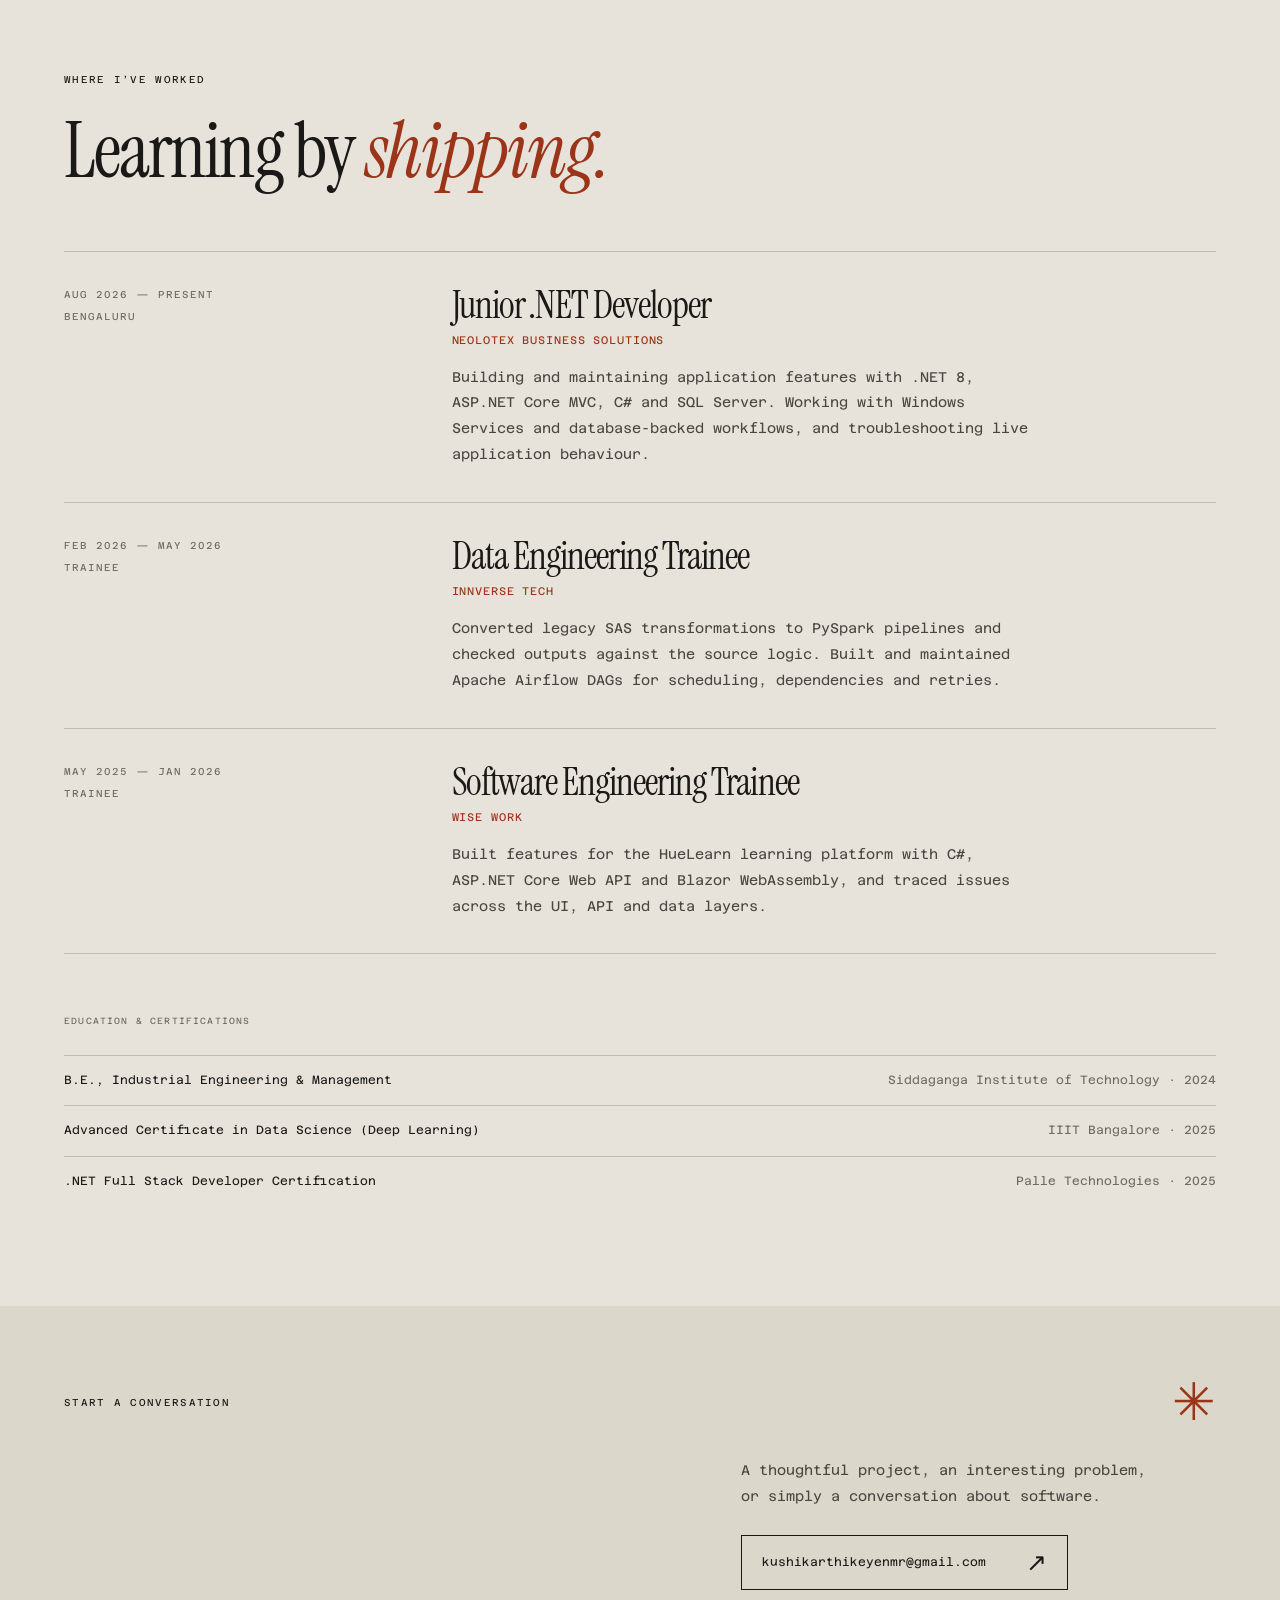
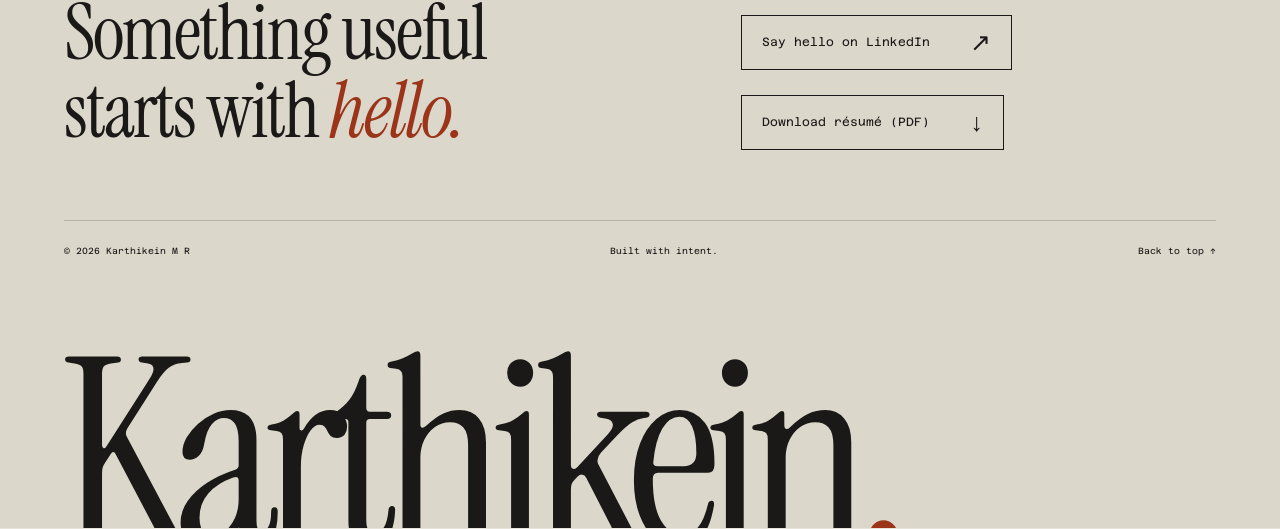
<file: karthik-portfolio/index.html>
<!doctype html>
<html lang="en">
<head>
  <meta charset="utf-8">
  <title>Karthikein — Software with purpose</title>
  <link rel="canonical" href="https://karthikkushi.github.io/">
  <meta http-equiv="refresh" content="0; url=../">
</head>
<body>
  <p>This page moved to <a href="../">karthikkushi.github.io</a>.</p>
</body>
</html>
</file>
<file: style.css>
@font-face{font-family:Instrument;src:url('assets/serif.ttf') format('truetype');font-display:swap;font-weight:400}@font-face{font-family:Instrument;src:url('assets/serif-italic.ttf') format('truetype');font-display:swap;font-style:italic;font-weight:400}@font-face{font-family:Azeret;src:url('assets/mono.ttf') format('truetype');font-display:swap;font-weight:400}
:root{--paper:#e7e3da;--paper-dark:#dcd7cb;--ink:#1a1917;--secondary:#4a4741;--muted:#6e6a61;--rust:#9b3418;--line:rgba(26,25,23,.2);--display:Instrument,Georgia,serif;--mono:Azeret,monospace;--pad:clamp(24px,5vw,88px)}
*{box-sizing:border-box}html{scroll-behavior:smooth;scroll-padding-top:95px}body{margin:0;color:var(--ink);background:var(--paper);font-family:var(--mono);font-size:13px;line-height:1.8;-webkit-font-smoothing:antialiased}body:has(dialog[open]){overflow:hidden}::selection{color:var(--paper);background:var(--rust)}a{color:inherit;text-decoration:none}button{color:inherit;font:inherit;cursor:pointer;border:0;background:none;padding:0}a,button{-webkit-tap-highlight-color:transparent}button,a{-webkit-touch-callout:default}button:focus-visible,a:focus-visible,[tabindex]:focus-visible{outline:2px solid var(--rust);outline-offset:6px}img{display:block;max-width:100%;height:auto}h1,h2,h3,p{margin:0}h1,h2,h3{font-family:var(--display);font-weight:400;letter-spacing:-.025em;line-height:1.02}em{font-weight:400;color:var(--rust)}p{max-width:65ch}.section-pad{padding:100px var(--pad)}.eyebrow,.project-kind,.data-label{font:10px/1.7 var(--mono);letter-spacing:.13em;text-transform:uppercase}.eyebrow{margin-bottom:24px}.small-note{font:10px/1.8 var(--mono);color:var(--muted)}.text-link{display:inline-flex;align-items:center;gap:30px;border-bottom:1px solid var(--ink);padding:10px 0;font-size:11px;line-height:1.6;transition:color .2s,border-color .2s}.text-link:hover{color:var(--rust);border-color:var(--rust)}.text-link span{font:25px/1 var(--display);transition:transform .2s}.text-link:hover span{transform:translate(3px,-3px)}.skip-link{position:fixed;left:16px;top:8px;transform:translateY(-150%);z-index:20;background:var(--paper);padding:10px}.skip-link:focus{transform:none}
.header{height:78px;position:sticky;top:0;z-index:10;display:flex;align-items:center;justify-content:space-between;padding:0 var(--pad);border-bottom:1px solid var(--line);background:rgba(231,227,218,.94);backdrop-filter:blur(14px)}.brand{font:29px/1 var(--display);letter-spacing:-.04em}.brand span{color:var(--rust)}nav{display:flex;align-items:center;gap:38px;font-size:10px}nav a{padding:8px 0}nav a:hover{color:var(--rust)}.nav-count{font-size:8px;color:var(--muted);vertical-align:super}.contact-link{border:1px solid var(--line);padding:9px 17px;display:flex;gap:23px}.contact-link:hover{border-color:var(--rust)}
.hero{position:relative;min-height:690px;height:calc(100svh - 78px);max-height:1000px;overflow:clip;isolation:isolate;background:var(--paper-dark);padding:0 var(--pad)}.hero-copy{position:absolute;left:var(--pad);top:24%;width:29%;z-index:4}.hero-copy .eyebrow{font-size:9px;max-width:250px}.hero-copy h2{font-size:clamp(40px,4.2vw,66px);line-height:1.05}.hero-description{font-size:11px;line-height:1.9;max-width:28ch;margin:25px 0 19px}.hero-composition{position:absolute;right:var(--pad);top:30px;bottom:85px;width:64%;isolation:isolate}.name-upper,.name-lower{position:absolute;right:0;white-space:nowrap;font-size:clamp(84px,19vw,310px);line-height:.85;letter-spacing:-.045em}.name-upper{top:0;z-index:3}.name-lower{bottom:12px;z-index:1;font-style:italic;font-size:clamp(160px,24vw,360px);right:3%}.name-lower>span{color:var(--rust)}.hero-sculpture{position:absolute;z-index:2;width:auto;height:min(70vh,620px);max-width:91%;object-fit:contain;left:45%;top:49%;transform:translate(-50%,-50%) rotate(-12deg);filter:drop-shadow(12px 24px 15px rgba(45,35,20,.13));pointer-events:none}.object-note{position:absolute;right:2px;top:53%;font-size:9px;writing-mode:vertical-rl;color:var(--secondary);letter-spacing:.05em}.hero-foot{position:absolute;bottom:0;left:var(--pad);right:var(--pad);height:64px;display:flex;justify-content:space-between;align-items:center;border-top:1px solid var(--line);font-size:9px;letter-spacing:.035em}.separator{margin:0 12px;color:var(--muted)}.hero-foot a{display:flex;gap:35px}.hero-foot a:hover{color:var(--rust)}
.work{padding-top:115px;padding-bottom:115px}.section-intro{margin-bottom:54px}.section-intro h2{font-size:clamp(50px,6.8vw,100px)}.section-intro>p:last-child{margin-top:25px;color:var(--secondary);font-size:12px}.featured-visual{background:#cbc8bc;padding:35px 7% 25px;overflow:hidden}.project-visual-heading{display:flex;justify-content:space-between;align-items:center;margin-bottom:28px;font:32px/1.1 var(--display)}.project-visual-heading span:last-child{font:9px/1.7 var(--mono);color:var(--secondary)}.screenshot-button{display:block;position:relative;width:100%;height:auto;text-align:left;background:#f6f7fb}.screenshot-button img{width:100%;height:auto}.visual-foot{display:flex;justify-content:space-between;font-size:8px;margin-top:21px;color:var(--secondary)}.featured-description{display:grid;grid-template-columns:1fr 1fr;gap:60px;margin-top:26px}.project-kind{color:var(--muted);font-size:9px;margin-bottom:9px}.featured-description h3{font-size:clamp(37px,4.4vw,65px)}.title-mark{font:30px/1 var(--display);margin-left:15px;color:var(--rust);vertical-align:top}.featured-description p:not(.project-kind){font-size:12px;color:var(--secondary);max-width:52ch}.featured-description .text-link{margin-top:12px}.other-projects{display:grid;grid-template-columns:1fr 1fr;gap:44px;margin-top:92px}.compact-project{min-width:0}.compact-project>p{font-size:11px;color:var(--secondary);margin-top:15px;max-width:52ch}.compact-project>.text-link{margin-top:15px}.project-heading{display:flex;align-items:center;justify-content:space-between;gap:15px;margin-top:22px}.project-heading h3{font-size:40px}.project-heading>span{font-size:8px;color:var(--muted)}.lead-art,.kalvio-art{display:block;position:relative;width:100%;aspect-ratio:1.3;overflow:hidden;text-align:left}.lead-art{background:#d9d7c9}.lead-art-label{position:absolute;top:26px;left:28px;font:31px/1 var(--display)}.lead-orbits{position:absolute;left:50%;top:53%;width:70%;aspect-ratio:1;transform:translate(-50%,-50%);display:grid;place-items:center}.lead-orbits i{position:absolute;border:1px solid #797b6a;border-radius:50%;width:100%;height:100%;opacity:.5}.lead-orbits i:nth-child(2){width:66%;height:66%}.lead-orbits i:nth-child(3){width:33%;height:33%}.lead-center{font:56px/1 var(--display);color:var(--rust);letter-spacing:-.05em}.lead-point{position:absolute;width:8px;height:8px;border-radius:50%;background:var(--rust)}.p1{top:0;left:47%}.p2{top:23%;right:20%}.p3{bottom:19%;left:24%}.p4{top:40%;left:1%}.p5{bottom:33%;right:4%}.lead-caption{position:absolute;bottom:25px;left:28px;font-size:9px}.corner-arrow{position:absolute;bottom:20px;right:25px;font:32px/1 var(--display)}.lead-art:hover .lead-orbits{transform:translate(-50%,-50%) rotate(15deg)}.lead-orbits{transition:transform .7s}.lead-center{transform:rotate(0deg)}.kalvio-art{background:#cec7bc;padding:9% 7%;display:flex;align-items:center}.kalvio-art img{width:100%;transition:transform .6s}.kalvio-art:hover img{transform:scale(1.04)}
.process{background:var(--ink);color:var(--paper);display:grid;grid-template-columns:1fr 1.25fr;gap:80px;padding-top:95px;padding-bottom:95px}.process .eyebrow{color:#b9b4a9}.process h2{font-size:clamp(44px,5vw,75px)}.process h2 em{color:#c69a81}.process-intro>p:not(.eyebrow){color:#c2beb4;margin-top:25px;font-size:11px;max-width:36ch}.process-intro .small-note{display:block;margin-top:22px;color:#a9a59b;font-size:9px}.process-tabs{display:flex;border-bottom:1px solid #55524c;gap:0}.process-tabs button{flex:1;text-align:left;padding:12px 8px 15px;font-size:11px;color:#bbb7ad;border-bottom:2px solid transparent}.process-tabs button[aria-selected=true]{color:var(--paper);border-bottom-color:#c69a81}.process-tabs button:hover{color:var(--paper)}.stage-panel{position:relative;min-height:265px;padding-top:40px}.stage-number{position:absolute;right:0;top:30px;color:#36342f;font:150px/1 var(--display)}.stage-content{position:relative;z-index:1;max-width:90%}.stage-label{color:#c69a81;font-size:9px}.stage-content h3{font-size:43px;line-height:1.07;margin:15px 0}.stage-content p{font-size:11px;color:#c2beb4;max-width:46ch}.process .text-link{color:var(--paper);border-color:#777267;font-size:10px}.process .text-link:hover{color:#c69a81}.process :focus-visible{outline-color:#c69a81}
.about{padding-top:115px;padding-bottom:115px}.about-grid{display:grid;grid-template-columns:1.15fr 1fr;gap:90px}.about-grid h2{font-size:clamp(46px,5.7vw,82px)}.about-copy{padding-top:5px}.about-copy p{font-size:12px;color:var(--secondary)}.about-copy p+p{margin-top:22px}.about-copy p em{font-style:normal;color:var(--ink)}.about-copy .text-link{margin-top:22px}.about-data{display:grid;grid-template-columns:1.15fr 1fr;gap:90px;margin-top:75px;padding-top:30px;border-top:1px solid var(--line)}.data-label{color:var(--muted);display:block;margin-bottom:25px;font-size:9px}.current-role h3{font-size:38px}.current-role>p{margin:16px 0;font-size:11px}.toolbox dl{margin:0}.toolbox dl>div{display:flex;justify-content:space-between;gap:15px;padding:14px 0;border-top:1px solid var(--line);font-size:9px}.toolbox dl>div:first-child{padding-top:0;border:0}.toolbox dd{margin:0;text-align:right}.toolbox dt{color:var(--muted)}
.contact{background:var(--paper-dark);padding-top:70px;padding-bottom:0;overflow:hidden}.contact-top{display:flex;align-items:center;justify-content:space-between}.contact-top .eyebrow{margin-bottom:0}.contact-asterisk{font-size:52px;line-height:1;color:var(--rust)}.contact-content{display:grid;grid-template-columns:1.3fr 1fr;gap:60px;align-items:end;margin-top:30px;margin-bottom:70px}.contact h2{font-size:clamp(50px,6vw,90px)}.contact-content p{font-size:11px;color:var(--secondary)}.contact-cta{display:inline-flex;border:1px solid var(--ink);font-size:11px;padding:14px 20px;align-items:center;gap:40px;margin-top:25px;transition:color .2s,border-color .2s}.contact-cta span{font:25px/1 var(--display)}.contact-cta:hover{border-color:var(--rust);color:var(--rust)}footer{display:flex;justify-content:space-between;gap:20px;border-top:1px solid var(--line);padding:22px 0;font-size:9px}footer a:hover{color:var(--rust)}.closing-name{font:clamp(80px,20.5vw,340px)/.78 var(--display);letter-spacing:-.06em;white-space:nowrap;margin-top:32px;margin-left:-.015em;transform:translateY(.12em);padding-top:10px}.closing-name span{color:var(--rust)}
dialog{position:fixed;inset:0;margin:auto;border:1px solid var(--line);background:var(--paper);color:var(--ink);width:min(780px,calc(100% - 32px));max-height:88svh;padding:0;overscroll-behavior:contain}dialog::backdrop{background:rgba(26,25,23,.72);backdrop-filter:blur(5px)}.dialog-head{display:flex;justify-content:space-between;align-items:center;padding:19px 32px;border-bottom:1px solid var(--line);position:sticky;top:0;background:var(--paper);z-index:1}.dialog-head .eyebrow{margin:0;font-size:9px}.close-dialog{display:flex;gap:20px;align-items:center;font-size:10px;min-height:32px}.close-dialog span{font-size:24px}.dialog-body{padding:36px 40px 44px}.dialog-body h2{font-size:clamp(40px,6vw,70px);margin:12px 0 22px}.dialog-intro{font:26px/1.3 var(--display);max-width:40ch}.dialog-sections{margin-top:28px}.dialog-sections section{padding:20px 0;border-top:1px solid var(--line)}.dialog-sections h3{font:10px/1.6 var(--mono);color:var(--rust);margin-bottom:10px}.dialog-sections p{font:12px/1.9 var(--mono);color:var(--secondary)}.dialog-note{margin-top:23px;max-width:60ch}
@media(prefers-reduced-motion:no-preference){.hero-copy{animation:arrive .8s .1s both}.name-upper{animation:arrive 1s both}.name-lower{animation:arrive 1s .1s both}.hero-sculpture{animation:sculpture-arrive 1.3s .1s both}@keyframes arrive{from{opacity:0;translate:0 18px}to{opacity:1;translate:0 0}}@keyframes sculpture-arrive{from{opacity:0;transform:translate(-50%,-46%) rotate(-18deg)}to{opacity:1;transform:translate(-50%,-50%) rotate(-12deg)}}@supports(animation-timeline:view()){.hero{view-timeline-name:--hero;view-timeline-axis:block}.name-upper{animation:part-upper linear both;animation-timeline:--hero;animation-range:exit 0% exit 100%}.name-lower{animation:part-lower linear both;animation-timeline:--hero;animation-range:exit 0% exit 100%}.hero-sculpture{animation:rise linear both;animation-timeline:--hero;animation-range:exit 0% exit 100%}@keyframes part-upper{to{translate:4vw -18vh}}@keyframes part-lower{to{translate:5vw 16vh}}@keyframes rise{to{transform:translate(-50%,-70%) rotate(0deg) scale(1.08)}}}}
@media(min-width:1600px){.hero-copy{top:28%}.hero-composition{width:60%;right:7%}.hero-sculpture{height:660px}.name-upper{font-size:300px}.name-lower{font-size:350px}}@media(max-width:1050px){nav{gap:25px}.hero{min-height:640px;max-height:800px}.hero-copy{width:31%;top:28%}.hero-copy h2{font-size:42px}.hero-composition{top:65px;bottom:100px;width:62%;right:3%}.hero-sculpture{height:500px;max-width:110%;left:46%}.hero-description{font-size:10px}.name-lower{bottom:25px}.object-note{right:18px}.process{gap:45px}.about-grid,.about-data{gap:40px}.other-projects{gap:28px}.project-heading{align-items:start;flex-direction:column;gap:10px}.project-heading h3{font-size:37px}}
@media(max-width:700px){html{scroll-padding-top:80px}.header{height:68px}.brand{font-size:26px}nav{gap:19px;font-size:10px}.nav-github,.nav-count{display:none}.contact-link{padding:7px 9px;gap:10px}.hero{height:auto;min-height:860px;padding-top:34px}.hero-copy{position:relative;top:auto;left:auto;width:100%;max-width:100%;display:grid;grid-template-columns:1.2fr 1fr;gap:14px}.hero-copy .eyebrow{grid-column:1/-1;font-size:8px;margin-bottom:0;max-width:none}.hero-copy h2{font-size:43px}.hero-description{margin:5px 0 0;font-size:10px;max-width:24ch}.hero-copy .text-link{grid-column:1/-1;justify-self:start;font-size:10px;padding-top:5px}.hero-composition{top:280px;bottom:80px;right:var(--pad);left:var(--pad);width:auto}.name-upper{font-size:26vw;top:10px}.name-lower{font-size:39vw;bottom:20px;right:0}.hero-sculpture{height:440px;max-width:110%;top:49%;left:45%}.object-note{right:0;top:37%;font-size:8px}.hero-foot{height:60px;font-size:8px}.hero-foot p:nth-child(2){display:none}.hero-foot a{gap:10px}.separator{margin:0 5px}.section-pad{padding:66px var(--pad)}.section-intro{margin-bottom:35px}.section-intro h2{font-size:58px}.section-intro>p:last-child{font-size:10px}.featured-visual{padding:20px 18px 15px}.project-visual-heading{font-size:25px;margin-bottom:18px}.project-visual-heading span:last-child{font-size:7px}.visual-foot{font-size:6px;gap:10px;margin-top:15px}.featured-description{grid-template-columns:1fr;gap:16px;margin-top:22px}.featured-description h3{font-size:43px}.featured-description p:not(.project-kind){font-size:11px}.other-projects{grid-template-columns:1fr;gap:45px;margin-top:50px}.lead-art,.kalvio-art{aspect-ratio:1.25}.project-heading{flex-direction:row;align-items:center}.project-heading h3{font-size:35px}.project-heading>span{font-size:8px}.compact-project>p{max-width:none}.process{grid-template-columns:1fr;gap:32px}.process h2{font-size:53px}.process-intro>p:not(.eyebrow){max-width:46ch}.process-tabs button{font-size:10px}.stage-panel{min-height:265px}.stage-content h3{font-size:41px}.about-grid,.about-data{grid-template-columns:1fr;gap:30px}.about-grid h2{font-size:51px}.about-copy p{font-size:11px}.about-data{margin-top:42px;gap:38px}.toolbox dl>div{font-size:8px}.data-label{margin-bottom:16px}.contact{padding-bottom:0}.contact-content{grid-template-columns:1fr;gap:25px;margin-bottom:45px;margin-top:20px}.contact h2{font-size:55px}.contact-content p{font-size:10px}.contact-asterisk{font-size:40px}.contact-cta{font-size:10px;gap:25px}.contact footer{font-size:7px;gap:12px}.contact footer>span:nth-child(2){display:none}.closing-name{font-size:20vw;margin-top:20px}.dialog-head{padding:14px 22px}.dialog-body{padding:28px 24px}.dialog-sections p{font-size:11px}}
@media(max-width:380px){nav{gap:12px}.brand{font-size:23px}.hero-copy h2{font-size:37px}.hero-description{font-size:9px}.hero{min-height:800px}.hero-composition{top:265px}.hero-sculpture{height:370px}.project-heading>span{font-size:7px}}
@media(prefers-reduced-motion:reduce){html{scroll-behavior:auto}*,*::before,*::after{animation:none!important;transition:none!important}}

.project-actions{display:flex;flex-wrap:wrap;gap:18px;align-items:center;margin-top:15px}.project-actions .text-link{margin-top:0}

.about-portrait{margin:34px 0 0;max-width:480px}.about-portrait img{width:100%;height:auto}.about-portrait figcaption{display:flex;justify-content:space-between;gap:12px;padding:13px 0;border-bottom:1px solid var(--line);font-size:8px;color:var(--muted)}.about-copy{align-self:center}@media(max-width:700px){.about-portrait{max-width:none;margin-top:25px}}

/* Keep the dashboard intact while giving its project story equal space. */
.featured-project{display:grid;grid-template-columns:minmax(0,1.2fr) minmax(0,1fr);gap:clamp(28px,5vw,76px);align-items:center}
.featured-visual{padding:28px 24px 24px}
.screenshot-button img{max-height:610px;object-fit:contain}
.featured-description{display:flex;flex-direction:column;gap:26px;margin:0}
.featured-description h3{font-size:clamp(44px,5vw,72px)}
.project-facts{margin:28px 0 10px;font-size:11px}
.project-facts>div{display:flex;justify-content:space-between;gap:18px;padding:12px 0;border-top:1px solid var(--line)}
.project-facts dt{color:var(--muted)}.project-facts dd{margin:0;text-align:right}
.hero-description,.featured-description p:not(.project-kind),.compact-project>p,.about-copy p,.process-intro>p:not(.eyebrow),.stage-content p,.contact-content p{font-size:14px;line-height:1.85}
.text-link,.contact-cta{font-size:12px;min-height:44px}
.hero-description{max-width:30ch}.hero-foot{font-size:11px}
.visual-foot,.project-heading>span,.about-portrait figcaption,.small-note,.toolbox dl>div{font-size:11px}
.project-actions{gap:10px 24px}.process-tabs button{min-height:48px;font-size:12px}
nav{font-size:12px}nav a{min-height:44px;display:inline-flex;align-items:center}
@media(max-width:900px){.featured-project{grid-template-columns:1fr}.featured-description{display:grid;grid-template-columns:1fr 1.2fr;gap:30px}.screenshot-button img{max-height:570px}}
@media(max-width:700px){.featured-description{display:flex;gap:18px}.hero-copy{grid-template-columns:1fr}.hero-copy h2{font-size:46px}.hero-description{max-width:42ch;margin:0}.hero-copy .text-link{padding:6px 0}.hero-composition{top:340px}.hero{min-height:920px}.hero-description,.featured-description p:not(.project-kind),.compact-project>p,.about-copy p,.process-intro>p:not(.eyebrow),.stage-content p,.contact-content p{font-size:13px}.hero-foot{font-size:9px}.featured-visual{padding:22px 18px}.project-visual-heading{flex-wrap:wrap;gap:10px}.visual-foot{font-size:9px;flex-wrap:wrap}.toolbox dl>div{flex-direction:column;gap:4px;font-size:12px}.toolbox dd{text-align:left}.project-heading{flex-wrap:wrap}.project-heading>span{font-size:10px}nav{gap:14px;font-size:11px}.header{padding:0 20px}.about-portrait figcaption{font-size:10px}.contact footer{font-size:9px}}
@media(max-width:380px){.brand{font-size:23px}nav{gap:10px}.hero-copy h2{font-size:41px}.hero-composition{top:355px}.hero{min-height:890px}}

.contact-actions{display:flex;flex-wrap:wrap;gap:0 16px}
.experience{border-top:1px solid var(--line)}.experience>h2{font-size:clamp(44px,6vw,92px)}
.timeline{list-style:none;margin:60px 0 0;padding:0;border-top:1px solid var(--line)}
.timeline>li{display:grid;grid-template-columns:minmax(180px,1fr) 2.2fr;gap:40px;padding:34px 0;border-bottom:1px solid var(--line)}
.timeline-meta{display:flex;flex-direction:column;gap:4px;font-size:10px;letter-spacing:.1em;text-transform:uppercase;color:var(--muted)}
.timeline h3{font-size:clamp(28px,3vw,40px)}.timeline-org{margin:6px 0 14px!important;color:var(--rust);font-size:11px;letter-spacing:.08em;text-transform:uppercase}
.timeline li p:not(.timeline-org){font-size:14px;line-height:1.85;color:var(--secondary)}
.education{margin-top:60px}.education dl{margin:20px 0 0}.education dl>div{display:flex;justify-content:space-between;gap:20px;padding:14px 0;border-top:1px solid var(--line);font-size:12px}.education dt{color:var(--ink)}.education dd{margin:0;color:var(--muted);text-align:right}
@media(max-width:700px){.timeline>li{grid-template-columns:1fr;gap:12px;padding:26px 0}.timeline-meta{flex-direction:row;justify-content:space-between}.timeline li p:not(.timeline-org){font-size:13px}.education dl>div{flex-direction:column;gap:4px}.education dd{text-align:left}nav a[href="#experience"]{display:none}}
</file>
